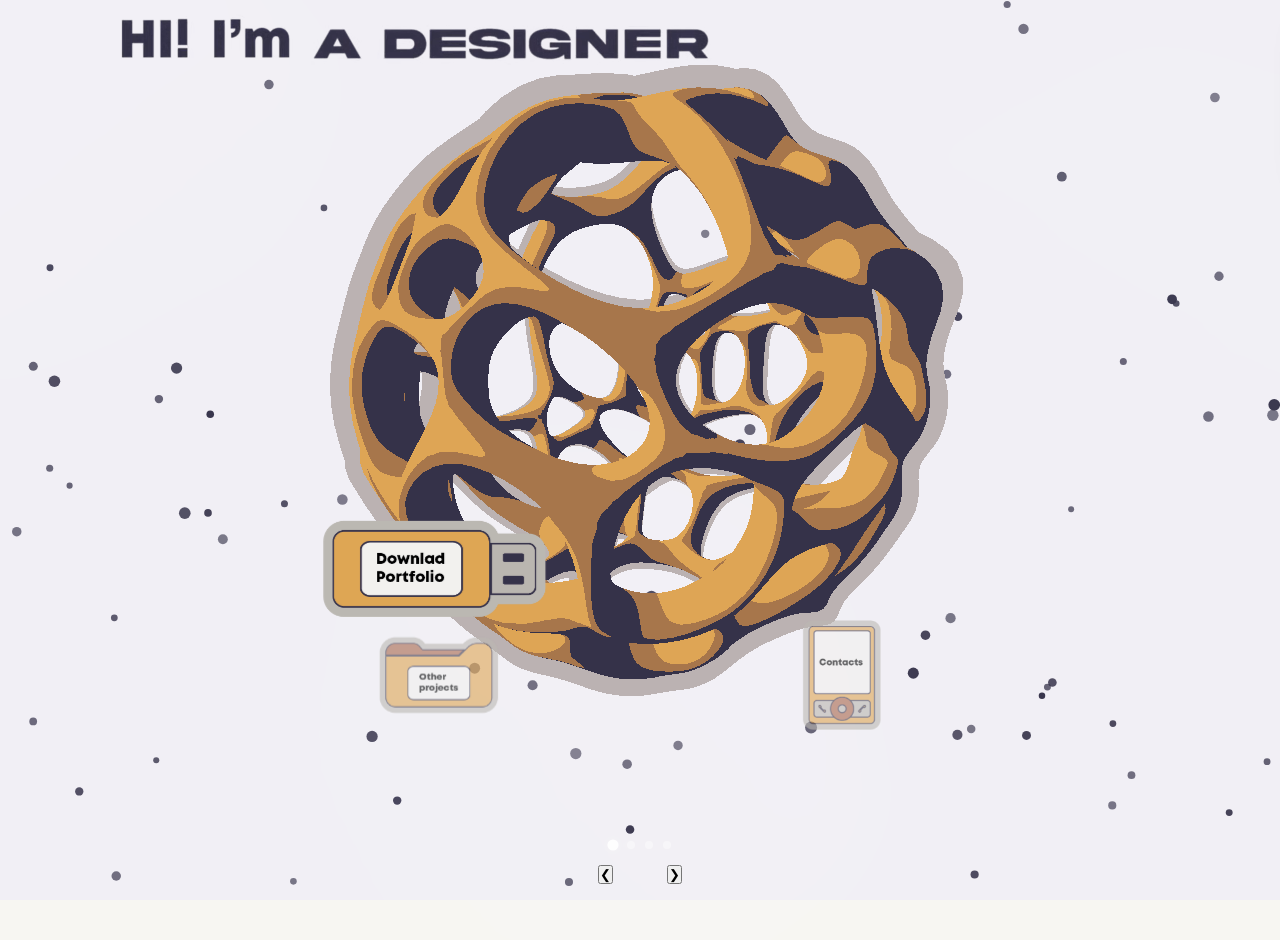
<file: index.html>
<!DOCTYPE html>
<html lang="en">
<head>
  <meta charset="UTF-8">
  <meta name="viewport" content="width=device-width, initial-scale=1.0">
  <title>Portfolio</title>
  <link rel="preload" as="image" href="skybox2.jpg">
  <link rel="preload" as="fetch" href="3d/abstract.glb" crossorigin>
  <link rel="stylesheet" href="style.css?v=20260208b">
  <script src="libs/three.min.js"></script>
  <script src="libs/GLTFLoader.js"></script>
  <script src="libs/DRACOLoader.js"></script>
  <script src="libs/lil-gui.js"></script>
    <script src="particles.js"></script>
  <script src="particles.js"></script>
</head>
<body>
      <script src="text-video-settings.js"></script>
    <!-- Animated Text Video -->
    <div id="textVideoContainer">
      <video id="textAnimationVideo" src="textanimation.webm?v=20260209" autoplay loop muted playsinline></video>
    </div>

  <!-- Design Panel -->
  <div class="design-panel" id="designPanel">
    <div class="design-header">
      <h3>Customize</h3>
      <button class="design-close" id="designClose">✕</button>
    </div>
    
    <div class="design-tabs">
      <button class="design-tab active" data-tab="colors">🎨 Colors</button>
      <button class="design-tab" data-tab="model">🎛️ Model</button>
      <button class="design-tab" data-tab="notes">📝 Notes</button>
    </div>

    <!-- Colors Tab -->
    <div class="design-tab-content active" id="tab-colors">
      <div class="design-controls" id="designControls"></div>
      <button id="exportColors" class="export-btn">📋 Export Colors</button>
      <div class="design-actions">
        <button id="resetColors" class="export-btn secondary-btn">↺ Reset Theme</button>
        <button id="applyModelPreset" class="export-btn secondary-btn">⚡ Apply Model Preset</button>
      </div>
    </div>

    <!-- Model 3D Controls Tab -->
    <div class="design-tab-content" id="tab-model">
      <div id="guiContainer" class="gui-container"></div>
    </div>

    <!-- Notes Board Tab -->
    <div class="design-tab-content" id="tab-notes">
      <div class="notes-input-section">
        <textarea id="noteInput" placeholder="Add a note or comment..." class="note-textarea"></textarea>
        <button id="addNoteBtn" class="add-note-btn">Add Note</button>
      </div>
      <div id="notesList" class="notes-list"></div>
    </div>
  </div>

  <div class="hero-section">
    <div class="hero-backdrop"></div>
    <svg class="hero-blobs" viewBox="0 0 1280 800" preserveAspectRatio="xMidYMid slice">
      <defs>
        <filter id="blob-filter">
          <feTurbulence type="fractalNoise" baseFrequency="0.015" numOctaves="3" result="noise" seed="1" />
          <feDisplacementMap in="SourceGraphic" in2="noise" scale="80" xChannelSelector="R" yChannelSelector="G" />
        </filter>
        <linearGradient id="blob-gradient-1" x1="0%" y1="0%" x2="100%" y2="100%">
          <stop offset="0%" style="stop-color:rgba(199, 208, 220, 0.2); stop-opacity:1" />
          <stop offset="100%" style="stop-color:rgba(110, 120, 135, 0.1); stop-opacity:1" />
        </linearGradient>
        <linearGradient id="blob-gradient-2" x1="100%" y1="0%" x2="0%" y2="100%">
          <stop offset="0%" style="stop-color:rgba(158, 170, 190, 0.15); stop-opacity:1" />
          <stop offset="100%" style="stop-color:rgba(80, 95, 115, 0.08); stop-opacity:1" />
        </linearGradient>
        <linearGradient id="blob-gradient-3" x1="0%" y1="100%" x2="100%" y2="0%">
          <stop offset="0%" style="stop-color:rgba(110, 120, 135, 0.1); stop-opacity:1" />
          <stop offset="100%" style="stop-color:rgba(199, 208, 220, 0.15); stop-opacity:1" />
        </linearGradient>
      </defs>
      <g class="blob-group">
        <ellipse class="blob" id="blob-1" cx="200" cy="150" rx="250" ry="200" fill="url(#blob-gradient-1)" filter="url(#blob-filter)" />
        <ellipse class="blob" id="blob-2" cx="1000" cy="250" rx="280" ry="180" fill="url(#blob-gradient-2)" filter="url(#blob-filter)" />
        <ellipse class="blob" id="blob-3" cx="600" cy="600" rx="220" ry="240" fill="url(#blob-gradient-3)" filter="url(#blob-filter)" />
      </g>
    </svg>
    <div class="hero-vignette"></div>
    <div class="hero-grain"></div>
    <div class="hero-mist layer-1"></div>
    <div class="hero-mist layer-2"></div>
    <div class="hero-mist layer-3"></div>
    <div class="model-container" id="modelContainer">
      <!-- Mobile fallback: static image and explicit load 3D button -->
      <div class="mobile-fallback" id="mobileFallback">
        <div class="fallback-copy" id="fallbackCopy">Tap to load the 3D model</div>
        <button id="load3DButton" class="download-btn">View 3D</button>
      </div>
    </div>
    <button id="downloadButton" class="download-btn">Download CV</button>
  </div>

  <!-- Corner Popup Boxes -->
  <div class="boxes-container" id="boxesContainer">
    <div class="corner-box top-left" id="boxTopLeft">
      <a href="SamplePortfolio.pdf" download="SamplePortfolio.pdf">
        <img src="icons/Download.png" alt="Download Portfolio" class="corner-box-icon" />
      </a>
    </div>
    <div class="corner-box top-right is-link has-dropdown" id="boxTopRight" role="button" tabindex="0" aria-haspopup="true" aria-expanded="false">
      <img src="icons/contacts.png" alt="Contacts" class="corner-box-icon" />
      <div class="contact-bubble" id="contactBubble">
        <a class="contact-bubble-email" href="mailto:matteo.isabella@gmail.com">matteo.isabella@gmail.com</a>
      </div>
    </div>
    <div class="corner-box bottom-left is-link" id="boxBottomLeft">
      <img src="icons/projects.png" alt="Other Projects" class="corner-box-icon" />
    </div>
    <div id="underConstructionPopup" style="display:none;position:fixed;left:50vw;top:30vh;transform:translate(-50%,0);background:#fff;border:2px solid #e0a655;border-radius:12px;padding:24px 36px;z-index:9999;box-shadow:0 8px 32px #0002;font-size:1.3rem;font-family:'Space Grotesk',sans-serif;color:#222;text-align:center;">
      🚧 Under construction!
    </div>
    <a class="corner-box bottom-right is-link" id="boxBottomRight" href="about.html">
      <img src="icons/About_me.png" alt="About Me" class="corner-box-icon" />
    </a>
  </div>

  <!-- Orbit Controls for Home3 -->
  <div class="orbit-controls" id="orbitControls">
    <div class="orbit-indicators" id="orbitIndicators" aria-hidden="true"></div>
    <button class="orbit-arrow orbit-prev" id="orbitPrev" aria-label="Rotate orbit counter-clockwise">❮</button>
    <button class="orbit-arrow orbit-next" id="orbitNext" aria-label="Rotate orbit clockwise">❯</button>
  </div>

  <button class="box-settings-toggle" id="boxSettingsToggle" aria-label="Toggle customize menu">Customize Menu</button>
  <button class="font-switcher-toggle" id="fontSwitcherToggle" aria-label="Toggle font switcher">Fonts</button>
  <button class="design-panel-toggle" id="designBtn" aria-label="Toggle design panel">Design</button>
  <button class="palette-panel-toggle" id="palettePresetToggle" aria-label="Toggle palette presets">Palettes</button>
  <button class="orbit-colors-toggle" id="orbitColorsToggle" aria-label="Toggle orbit colors">Orbit Colors</button>
  <button class="model-tuner-toggle" id="modelTunerToggle" aria-label="Toggle model tuner">Model</button>

  <!-- Floating Box Settings GUI -->
  <div class="box-settings-panel" id="boxSettingsPanel">
    <div class="settings-header">
      <h3>Customize Menu</h3>
      <div class="settings-actions">
        <button class="settings-export" id="settingsExport">Export</button>
        <button class="settings-close" id="settingsClose">✕</button>
      </div>
    </div>
    <div class="customize-tabs" role="tablist">
      <button class="customize-tab active" data-pane="orbital" role="tab" aria-selected="true">Orbital</button>
    </div>
    <div class="customize-pane active" data-pane="orbital" role="tabpanel">
      <div id="orbitalGuiContainer" class="box-gui-container"></div>
    </div>
  </div>

  <div class="font-switcher-panel" id="fontSwitcherPanel" aria-hidden="true">
    <div class="settings-header">
      <h3>Font Switcher</h3>
      <div class="settings-actions">
        <button class="settings-close" id="fontSwitcherClose">✕</button>
      </div>
    </div>
    <div class="font-switcher-body">
      <label class="font-switcher-label" for="fontSwitcherSelect">Menu font</label>
      <select id="fontSwitcherSelect" class="font-switcher-select"></select>
      <div class="font-switcher-list" id="fontSwitcherList"></div>
      <div class="font-switcher-preview" id="fontSwitcherPreview">Preview the orbit menu text</div>
    </div>
  </div>

  <div class="palette-panel" id="palettePresetPanel" aria-hidden="true">
    <div class="settings-header">
      <h3>Palette Presets</h3>
      <div class="settings-actions">
        <button class="settings-close" id="palettePresetClose">✕</button>
      </div>
    </div>
    <div class="palette-panel-body">
      <label class="palette-toggle-row" for="uiPaletteSyncToggle">
        <span>Sync UI with Palette</span>
        <input type="checkbox" id="uiPaletteSyncToggle" />
      </label>
      <label class="palette-toggle-row" for="orbitPaletteSyncToggle">
        <span>Sync Orbit Menu</span>
        <input type="checkbox" id="orbitPaletteSyncToggle" />
      </label>
      <div class="palette-presets">
        <div class="palette-header">
          <h4>Saved Palettes</h4>
          <button id="savePalettePreset" class="export-btn secondary-btn" type="button">Save Current Palette</button>
        </div>
        <select id="palettePresetSelect" class="palette-select" aria-label="Palette presets"></select>
        <button id="deletePalettePreset" class="export-btn secondary-btn" type="button">Delete Selected</button>
      </div>
    </div>
  </div>

  <div class="orbit-colors-panel" id="orbitColorsPanel" aria-hidden="true">
    <div class="settings-header">
      <h3>Orbit Colors</h3>
      <div class="settings-actions">
        <button class="settings-export" id="orbitColorsExport">Export</button>
        <button class="settings-close" id="orbitColorsClose">✕</button>
      </div>
    </div>
    <div class="orbit-colors-body">
      <div id="orbitColorsGuiContainer" class="box-gui-container"></div>
      <div class="orbit-palette-presets">
        <div class="palette-header">
          <h4>Saved Orbit Palettes</h4>
          <button id="saveOrbitPalette" class="export-btn secondary-btn" type="button">Save Current</button>
        </div>
        <select id="orbitPaletteSelect" class="palette-select" aria-label="Orbit palette presets"></select>
        <button id="deleteOrbitPalette" class="export-btn secondary-btn" type="button">Delete Selected</button>
      </div>
    </div>
  </div>

  <div class="model-tuner-panel" id="modelTunerPanel" aria-hidden="true">
    <div class="settings-header">
      <h3>Model Tuner</h3>
      <div class="settings-actions">
        <button class="settings-export" id="modelTunerExport">Export</button>
        <button class="settings-close" id="modelTunerClose">✕</button>
      </div>
    </div>
    <div id="modelTunerGui" class="box-gui-container"></div>
  </div>

  <audio id="sound" src="sound.mp3"></audio>


  <script src="script.js?v=20260208b"></script>
</body>
</html>
</file>
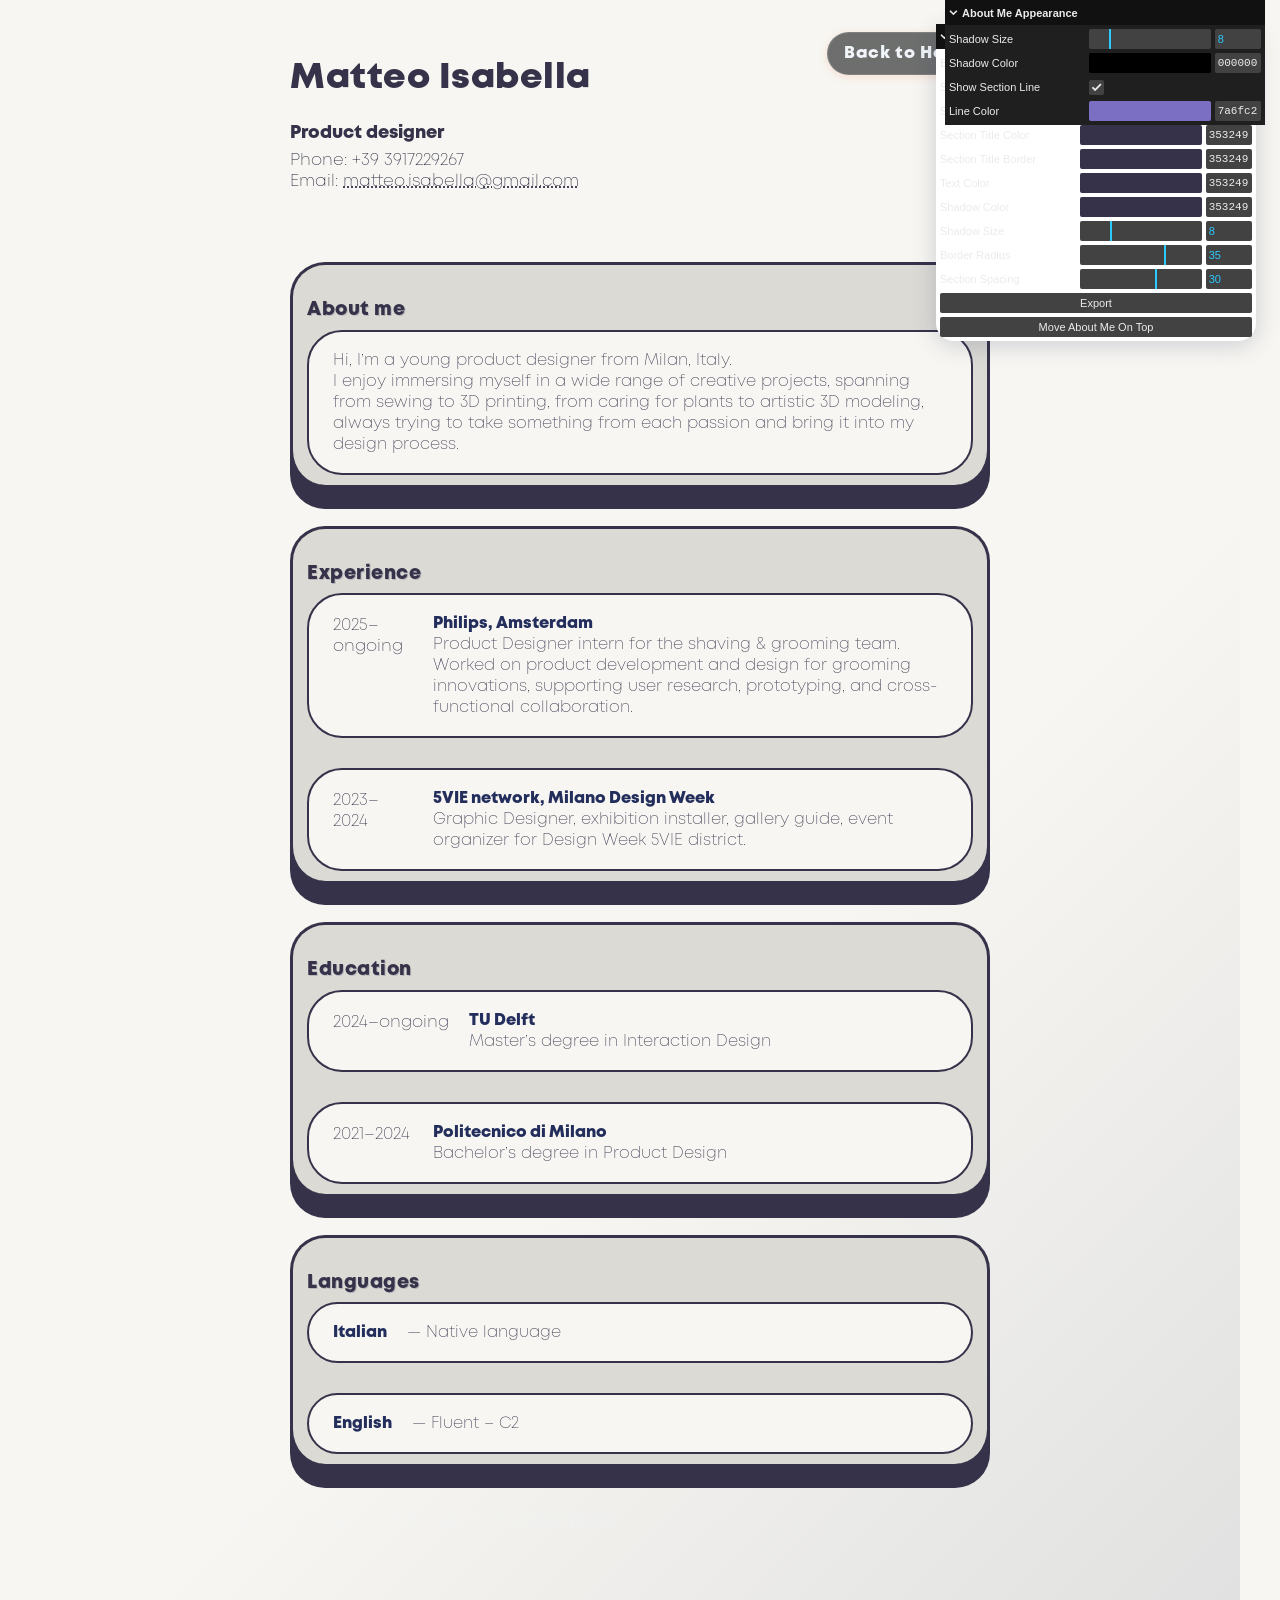
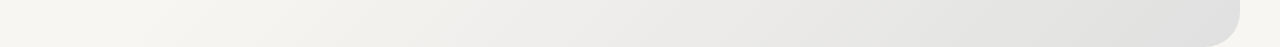
<file: about.html>
<!DOCTYPE html>
<html lang="en">
<head>
  <meta charset="UTF-8">
  <meta name="viewport" content="width=device-width, initial-scale=1.0">
  <title>About Me</title>
  <link rel="stylesheet" href="pages.css?v=20260208">
  <link rel="preconnect" href="https://fonts.googleapis.com">
  <link rel="preconnect" href="https://fonts.gstatic.com" crossorigin>
  <link href="https://fonts.googleapis.com/css2?family=Fraunces:wght@600;700&family=Space+Grotesk:wght@400;600;700&display=swap" rel="stylesheet">
</head>
<body>

  <main class="page-shell about-toon-bg">
    <header class="page-header about-cv-header">
      <div class="cv-header-row">
        <div class="cv-header-main">
          <h1 class="cv-name">Matteo Isabella</h1>
          <h2 class="cv-title">Product designer</h2>
          <div class="cv-contact">
            <div>Phone: +39 3917229267</div>
            <div>Email: <a href="mailto:matteo.isabella@gmail.com">matteo.isabella@gmail.com</a></div>
          </div>
        </div>
        <a class="home-link" href="index.html">Back to Home</a>
      </div>
    </header>

    <main class="about-cv-main">
      <section class="about-cv-section">
        <h3 class="about-cv-section-title">About me</h3>
        <div class="about-cv-list">
          <div class="about-cv-item about-cv-item-light">
            Hi, I’m a young product designer from Milan, Italy.<br>
            I enjoy immersing myself in a wide range of creative projects, spanning from sewing to 3D printing, from caring for plants to artistic 3D modeling, always trying to take something from each passion and bring it into my design process.
          </div>
        </div>
      </section>

      <section class="about-cv-section">
        <h3 class="about-cv-section-title">Experience</h3>
        <div class="about-cv-list">
          <div class="about-cv-item">
            <div class="about-cv-date">2025–ongoing</div>
            <div>
              <strong class="about-cv-place">Philips, Amsterdam</strong><br>
              Product Designer intern for the shaving & grooming team. Worked on product development and design for grooming innovations, supporting user research, prototyping, and cross-functional collaboration.
            </div>
          </div>
          <div class="about-cv-item">
            <div class="about-cv-date">2023–2024</div>
            <div>
              <strong class="about-cv-place">5VIE network, Milano Design Week</strong><br>
              Graphic Designer, exhibition installer, gallery guide, event organizer for Design Week 5VIE district.
            </div>
          </div>
        </div>
      </section>

      <section class="about-cv-section">
        <h3 class="about-cv-section-title">Education</h3>
        <div class="about-cv-list">
          <div class="about-cv-item">
            <div class="about-cv-date">2024–ongoing</div>
            <div>
              <strong class="about-cv-place">TU Delft</strong><br>
              Master’s degree in Interaction Design
            </div>
          </div>
          <div class="about-cv-item">
            <div class="about-cv-date">2021–2024</div>
            <div>
              <strong class="about-cv-place">Politecnico di Milano</strong><br>
              Bachelor’s degree in Product Design
            </div>
          </div>
        </div>
      </section>

      <section class="about-cv-section">
        <h3 class="about-cv-section-title">Languages</h3>
        <div class="about-cv-list">
          <div class="about-cv-item about-cv-item-light">
            <strong class="about-cv-place">Italian</strong> — Native language
          </div>
          <div class="about-cv-item about-cv-item-light">
            <strong class="about-cv-place">English</strong> — Fluent – C2
          </div>
        </div>
      </section>
    </main>

    <p class="footer-note">I am always open to ambitious ideas and thoughtful collaborations.</p>
  </main>

  <!-- Customization menu script -->
  <script src="libs/lil-gui.js"></script>
  <script src="customize-menu.js"></script>
</body>
</html>
</file>
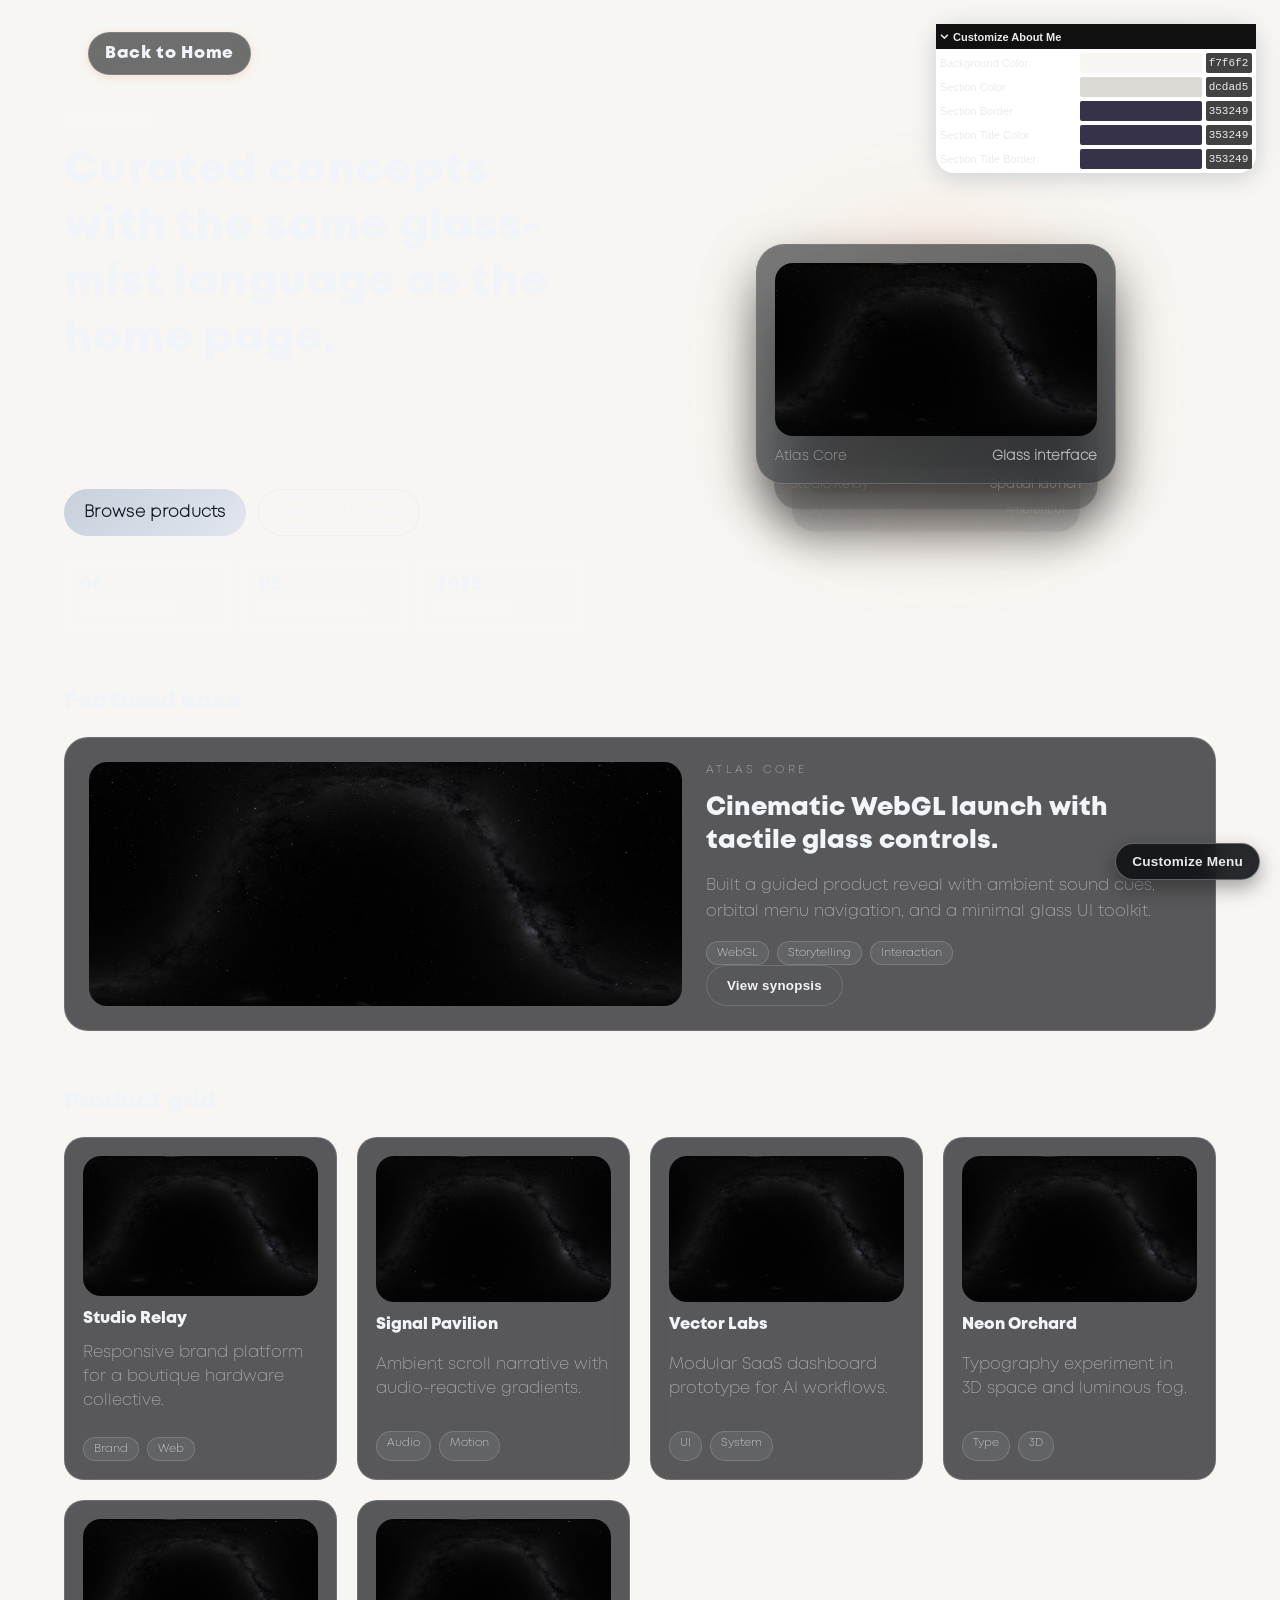
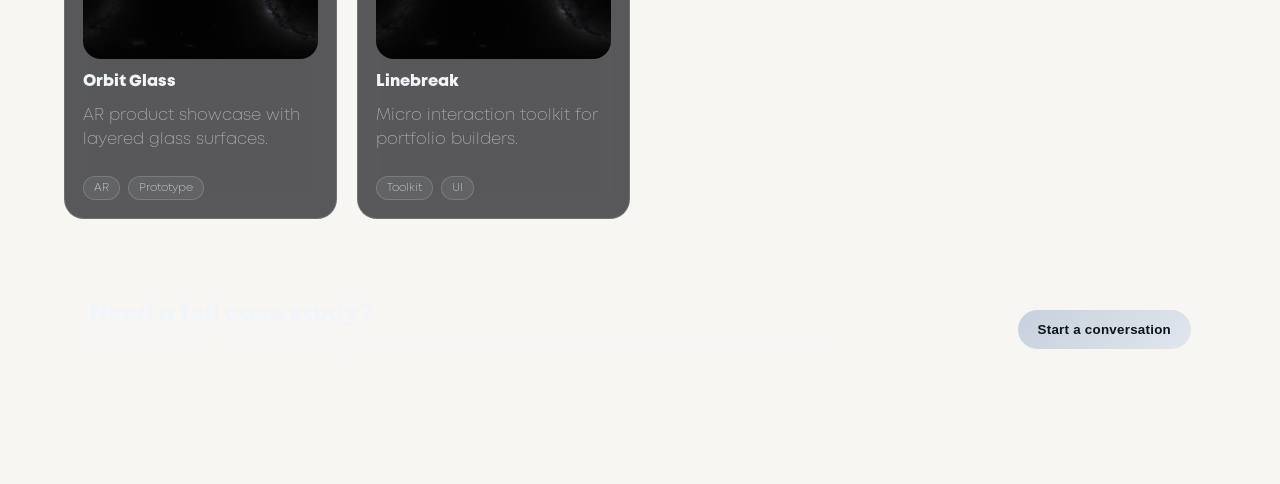
<file: projects.html>
<!DOCTYPE html>
<html lang="en">
<head>
  <meta charset="UTF-8">
  <meta name="viewport" content="width=device-width, initial-scale=1.0">
  <title>Products</title>
  <link rel="stylesheet" href="pages.css?v=20260208">
</head>
<body>
  <main class="page-shell">
    <header class="page-header">
      <a class="home-link" href="index.html">Back to Home</a>
      <div class="header-actions">
        <span class="header-pill">Product Lab</span>
        <button class="header-cta">Request deck</button>
      </div>
    </header>

    <section class="hero">
      <div class="hero-copy">
        <p class="eyebrow">Products</p>
        <h1 class="page-title">Curated concepts with the same glass-mist language as the home page.</h1>
        <p class="hero-lead">A focused collection of product explorations, each shaped around narrative motion, tactile glass UI, and a 3D-centric visual system.</p>
        <div class="button-row">
          <a class="btn" href="#product-grid">Browse products</a>
          <a class="btn outline" href="#featured">Featured case</a>
        </div>
        <div class="stat-row">
          <div class="stat">
            <span class="stat-value">06</span>
            <span class="stat-label">Product stories</span>
          </div>
          <div class="stat">
            <span class="stat-value">03</span>
            <span class="stat-label">WebGL launches</span>
          </div>
          <div class="stat">
            <span class="stat-value">2025</span>
            <span class="stat-label">Latest build</span>
          </div>
        </div>
      </div>
      <div class="hero-visual">
        <div class="orbit-stack">
          <div class="orbit-card is-front">
            <div class="orbit-media" role="img" aria-label="Product hero preview"></div>
            <div class="orbit-meta">
              <span>Atlas Core</span>
              <strong>Glass interface</strong>
            </div>
          </div>
          <div class="orbit-card is-mid">
            <div class="orbit-media"></div>
            <div class="orbit-meta">
              <span>Studio Relay</span>
              <strong>Spatial launch</strong>
            </div>
          </div>
          <div class="orbit-card is-back">
            <div class="orbit-media"></div>
            <div class="orbit-meta">
              <span>Signal Pavilion</span>
              <strong>Ambient UI</strong>
            </div>
          </div>
        </div>
        <div class="hero-glow"></div>
      </div>
    </section>

    <section class="section" id="featured">
      <div class="section-header">
        <h2>Featured case</h2>
        <p>Deep dive into the full launch experience for Atlas Core, a premium hardware narrative.</p>
      </div>
      <article class="feature-card">
        <div class="feature-media" role="img" aria-label="Featured product preview"></div>
        <div class="feature-body">
          <p class="eyebrow">Atlas Core</p>
          <h3>Cinematic WebGL launch with tactile glass controls.</h3>
          <p>Built a guided product reveal with ambient sound cues, orbital menu navigation, and a minimal glass UI toolkit.</p>
          <div class="tag-row">
            <span class="tag">WebGL</span>
            <span class="tag">Storytelling</span>
            <span class="tag">Interaction</span>
          </div>
          <button class="btn outline">View synopsis</button>
        </div>
      </article>
    </section>

    <section class="section" id="product-grid">
      <div class="section-header">
        <h2>Product grid</h2>
        <p>Short, punchy summaries for every product experiment.</p>
      </div>
      <div class="grid">
        <article class="product-card">
          <div class="product-media"></div>
          <h4>Studio Relay</h4>
          <p>Responsive brand platform for a boutique hardware collective.</p>
          <div class="tag-row"><span class="tag">Brand</span><span class="tag">Web</span></div>
        </article>
        <article class="product-card">
          <div class="product-media"></div>
          <h4>Signal Pavilion</h4>
          <p>Ambient scroll narrative with audio-reactive gradients.</p>
          <div class="tag-row"><span class="tag">Audio</span><span class="tag">Motion</span></div>
        </article>
        <article class="product-card">
          <div class="product-media"></div>
          <h4>Vector Labs</h4>
          <p>Modular SaaS dashboard prototype for AI workflows.</p>
          <div class="tag-row"><span class="tag">UI</span><span class="tag">System</span></div>
        </article>
        <article class="product-card">
          <div class="product-media"></div>
          <h4>Neon Orchard</h4>
          <p>Typography experiment in 3D space and luminous fog.</p>
          <div class="tag-row"><span class="tag">Type</span><span class="tag">3D</span></div>
        </article>
        <article class="product-card">
          <div class="product-media"></div>
          <h4>Orbit Glass</h4>
          <p>AR product showcase with layered glass surfaces.</p>
          <div class="tag-row"><span class="tag">AR</span><span class="tag">Prototype</span></div>
        </article>
        <article class="product-card">
          <div class="product-media"></div>
          <h4>Linebreak</h4>
          <p>Micro interaction toolkit for portfolio builders.</p>
          <div class="tag-row"><span class="tag">Toolkit</span><span class="tag">UI</span></div>
        </article>
      </div>
    </section>

    <section class="section callout">
      <div>
        <h2>Need a full case study?</h2>
        <p>Reach out and I will share the private build, research notes, and the interaction breakdown.</p>
      </div>
      <button class="btn">Start a conversation</button>
    </section>
  </main>

  <button class="box-settings-toggle" id="boxSettingsToggle" aria-label="Toggle customize menu">Customize Menu</button>

  <div class="box-settings-panel" id="boxSettingsPanel">
    <div class="settings-header">
      <h3>Customize Menu</h3>
      <div class="settings-actions">
        <button class="settings-close" id="settingsClose">✕</button>
      </div>
    </div>
    <div class="customize-tabs" role="tablist">
      <button class="customize-tab active" data-pane="appearance" role="tab" aria-selected="true">Appearance</button>
      <button class="customize-tab" data-pane="boxes" role="tab" aria-selected="false">Boxes</button>
    </div>
    <div class="customize-pane active" data-pane="appearance" role="tabpanel">
      <div id="appearanceGuiContainer" class="box-gui-container"></div>
    </div>
    <div class="customize-pane" data-pane="boxes" role="tabpanel">
      <div class="customize-note">Boxes are available on the home page.</div>
    </div>
  </div>

  <script src="libs/lil-gui.js"></script>
  <script src="customize-menu.js"></script>
</body>
</html>
</file>
<file: style.css>
#boxTopLeft {
  top: 32px !important;
  left: 10% !important;
}
#boxTopLeft .corner-box-icon {
  left: 50%;
}
#boxTopLeft.corner-box:hover {
  transform: translateY(-2px) scale(1.05);
}
/* === Responsive Enhancements for All Screens (Appended) === */

/* Animated text video responsiveness */
@media (max-width: 1200px) {
  #textAnimationVideo {
    width: 400px !important;
    height: 100px !important;
  }
}
@media (max-width: 900px) {
  #textAnimationVideo {
    width: 300px !important;
    height: 80px !important;
  }
}
@media (max-width: 600px) {
  #textVideoContainer {
    top: 6vh !important;
  }
  #textAnimationVideo {
    width: 200px !important;
    height: 50px !important;
  }
}

/* Model container scaling */
@media (max-width: 1200px) {
  .hero-section > .model-container {
    height: 70vh;
  }
}
@media (max-width: 900px) {
  .hero-section > .model-container {
    height: 50vh;
  }
}
@media (max-width: 600px) {
  .hero-section > .model-container {
    height: 35vh;
    min-height: 220px;
  }
}

/* Menu and nav responsiveness */
@media (max-width: 1024px) {
  .nav-menu {
    gap: 24px;
  }
}
@media (max-width: 768px) {
  .nav-menu.active {
    gap: 0;
    padding: 8px 0;
  }
  .nav-menu.active a {
    font-size: 0.95rem;
    padding: 10px 0;
    text-align: center;
    width: 100%;
    border-radius: 0;
  }
}
@media (max-width: 480px) {
  .nav-content {
    height: 48px;
    padding: 0 6px;
  }
  .nav-menu.active {
    top: 48px;
    padding: 4px 0;
  }
  .nav-menu.active a {
    font-size: 0.9rem;
    padding: 8px 0;
  }
}

/* About Me (CV) section scaling */
@media (max-width: 900px) {
  .about-cv-main {
    gap: 1.2em;
  }
  .about-cv-section {
    margin-bottom: 1em;
  }
}
@media (max-width: 700px) {
  .about-cv-main {
    padding: 0 4px;
    gap: 1.2em;
  }
  .about-cv-section {
    padding: 14px 4px 10px 4px;
    border-radius: 18px;
    margin-bottom: 1em;
  }
  .about-cv-header {
    padding-left: 2px;
  }
  .cv-name {
    font-size: 1.4rem;
  }
  .about-cv-heading {
    font-size: 1.1rem;
  }
  .about-cv-date {
    min-width: 60px;
    font-size: 0.95rem;
  }
  .about-cv-item {
    font-size: 1rem;
    padding: 8px 8px;
    gap: 0.7em;
  }
}
@media (max-width: 480px) {
  .about-cv-main {
    gap: 0.7em;
  }
  .about-cv-section {
    padding: 8px 2px 6px 2px;
    border-radius: 12px;
    margin-bottom: 0.7em;
  }
  .about-cv-header {
    padding-left: 0;
  }
  .cv-name {
    font-size: 1.1rem;
  }
  .about-cv-heading {
    font-size: 0.9rem;
  }
  .about-cv-date {
    min-width: 40px;
    font-size: 0.8rem;
  }
  .about-cv-item {
    font-size: 0.85rem;
    padding: 5px 4px;
    gap: 0.4em;
  }
}

/* About Toon Cards scaling */
@media (max-width: 900px) {
  .about-toon-section {
    max-width: 98vw;
    padding: 0 8px;
  }
  .about-toon-grid {
    gap: 18px;
  }
  .about-toon-card {
    min-width: 180px;
    max-width: 220px;
    padding: 18px 10px 14px 10px;
    border-radius: 18px;
  }
  .about-toon-title {
    font-size: 1.2rem;
  }
}
@media (max-width: 600px) {
  .about-toon-section {
    padding: 0 2px;
  }
  .about-toon-grid {
    gap: 8px;
  }
  .about-toon-card {
    min-width: 120px;
    max-width: 140px;
    padding: 8px 2px 6px 2px;
    border-radius: 10px;
  }
  .about-toon-title {
    font-size: 0.9rem;
  }
  .about-toon-card h2, .about-toon-card h3, .about-toon-card h4 {
    font-size: 1rem;
    margin-bottom: 4px;
  }
  .about-toon-card p {
    font-size: 0.8rem;
    margin-bottom: 0.2em;
  }
  .about-toon-tag {
    font-size: 0.7rem;
    padding: 3px 8px;
    border-radius: 6px;
  }
}
#modelContainer,
#orbitControls {
  margin-top: 40px !important;
}
/* Hide and disable sidebar menu buttons */
#orbitColorsToggle,
#palettePresetToggle,
#designBtn,
#modelTunerToggle,
#fontSwitcherToggle,
#boxSettingsToggle {
  display: none !important;
  pointer-events: none !important;
  opacity: 0 !important;
}
/* CV-inspired About Page Layout - Toon & Bold Style */
.about-toon-bg {
  background: linear-gradient(135deg, #f7f6f2 60%, #e0e0e0 100%) !important;
  min-height: 100vh;
  border-radius: 35px;
  border: none;
  box-shadow: none;
  padding: 12px 12px 8px 12px;
}
/* Animated text video container unified style */
#textVideoContainer {
  position: fixed !important;
  top: 12vh !important;
  left: 50vw !important;
  transform: translate(-50%, 0) !important;
  z-index: 6 !important;
  pointer-events: none !important;
}
#textAnimationVideo {
  width: 520px !important;
  height: 130px !important;
  background: transparent !important;
  pointer-events: none !important;
}
.about-cv-header {
  display: flex;
  flex-direction: column;
  align-items: flex-start;
  gap: 0.2em;
  margin-bottom: 0.5em;
  background: none;
}
.cv-name {
  font-family: 'Zen Dots', 'Mont Heavy Demo', Arial, sans-serif;
  font-size: 2.8rem;
  color: #7a6fc2;
  margin-bottom: 0.1em;
  letter-spacing: 1px;
  text-shadow: 2px 2px 0 #232e5c, 0 4px 16px #232e5c55;
  -webkit-text-stroke: 1.5px #232e5c;
}
.cv-title {
  font-family: 'Mont Heavy Demo', 'Montserrat', Arial, sans-serif;
  font-size: 1.5rem;
  color: #23243a;
  margin-bottom: 0.2em;
  text-shadow: 1px 1px 0 #232e5c, 0 2px 8px #232e5c33;
}
.cv-contact {
  font-size: 1.05rem;
  color: #23243a;
  margin-bottom: 0.5em;
  background: none;
}
.cv-contact a {
  color: #23243a;
  text-decoration: underline dotted;
}
.about-cv-main {
  max-width: 900px;
  margin: 0 auto;
  display: flex;
  flex-direction: column;
  gap: 2.5em;
}
.about-cv-section {
  background: #fdfcf8;
  border: 5px solid #232e5c;
  border-radius: 36px;
  box-shadow: 0 8px 0 #232e5c, 0 16px 32px 0 #232e5c33;
  padding: 36px 36px 28px 36px;
  margin-bottom: 0.5em;
  position: relative;
  transition: box-shadow 0.2s, transform 0.2s;
}
.about-cv-section:hover {
  box-shadow: 0 16px 0 #232e5c, 0 24px 48px 0 #232e5c55;
  transform: translateY(-4px) scale(1.01);
}
.about-cv-heading {
  font-family: 'Mont Heavy Demo', 'Zen Dots', Arial, sans-serif;
  font-size: 1.7rem;
  color: #232e5c;
  margin-bottom: 1.1em;
  border-bottom: 3px solid #7a6fc2;
  padding-bottom: 0.2em;
  letter-spacing: 0.5px;
  text-shadow: 1px 1px 0 #232e5c33;
}
.about-cv-list {
  display: flex;
  flex-direction: column;
  gap: 1.2em;
}
.about-cv-item {
  display: flex;
  flex-direction: row;
  gap: 1.5em;
  font-size: 1.13rem;
  color: #23243a;
  align-items: flex-start;
  background: #f3f1ea;
  border-radius: 18px;
  border: 2.5px solid #232e5c;
  box-shadow: 2px 4px 0 #232e5c22;
  padding: 14px 18px;
  margin-bottom: 0.2em;
}
.about-cv-date {
  min-width: 110px;
  font-family: 'Mont ExtraLight Demo', Arial, sans-serif;
  color: #7a6fc2;
  font-size: 1.05rem;
  margin-top: 2px;
  text-shadow: 1px 1px 0 #232e5c22;
}
.about-cv-item strong {
  color: #232e5c;
  font-family: 'Mont Heavy Demo', Arial, sans-serif;
  font-weight: 700;
  text-shadow: 1px 1px 0 #232e5c22;
}
.about-cv-languages .about-cv-item {
  gap: 0.7em;
  background: #f7f6f2;
}
.about-cv-aboutme .about-cv-item {
  flex-direction: column;
  font-size: 1.13rem;
  color: #23243a;
  background: #f3f1ea;
  border: 2.5px solid #232e5c;
  border-radius: 18px;
  box-shadow: 2px 4px 0 #232e5c22;
  padding: 14px 18px;
}
.footer-note {
  margin-top: 2.5em;
  text-align: center;
  color: #232e5c;
  font-size: 1.13rem;
  text-shadow: 1px 1px 0 #232e5c22;
}

@media (max-width: 700px) {
  .about-cv-main {
    padding: 0 4px;
  }
  .about-cv-section {
    padding: 14px 4px 10px 4px;
    border-radius: 18px;
  }
  .about-cv-header {
    padding-left: 2px;
  }
  .cv-name {
    font-size: 1.4rem;
  }
  .about-cv-heading {
    font-size: 1.1rem;
  }
  .about-cv-date {
    min-width: 60px;
    font-size: 0.95rem;
  }
  .about-cv-item {
    font-size: 1rem;
    padding: 8px 8px;
  }
}
/* Toon About Me Section */
.about-toon-bg {
  background: linear-gradient(135deg, #23243a 0%, #353249 100%);
  min-height: 100vh;
}

.about-toon-section {
  margin: 48px auto 0 auto;
  max-width: 1100px;
  padding: 0 24px;
}

.about-toon-title {
  font-family: 'Zen Dots', 'Montserrat', Arial, sans-serif;
  font-size: 2.1rem;
  color: #fff;
  margin-bottom: 24px;
  letter-spacing: 1px;
  text-shadow: 0 2px 12px #23243a44;
}

.about-toon-grid {
  display: flex;
  flex-wrap: wrap;
  gap: 32px;
  justify-content: center;
}

.about-toon-card {
  background: #fff;
  border: 4px solid #23243a;
  border-radius: 32px;
  box-shadow: 0 8px 32px 0 #23243a55, 0 2px 0 #fff inset;
  padding: 36px 32px 28px 32px;
  min-width: 260px;
  max-width: 340px;
  flex: 1 1 300px;
  display: flex;
  flex-direction: column;
  align-items: flex-start;
  transition: box-shadow 0.2s, transform 0.2s;
}
.about-toon-card:hover {
  box-shadow: 0 16px 48px 0 #23243a99, 0 2px 0 #fff inset;
  transform: translateY(-6px) scale(1.03);
}
.about-toon-card h2, .about-toon-card h3, .about-toon-card h4 {
  color: #353249;
  font-family: 'Zen Dots', 'Montserrat', Arial, sans-serif;
  margin-bottom: 12px;
  font-weight: 700;
  letter-spacing: 0.5px;
}
.about-toon-card p {
  color: #23243a;
  font-size: 1.08rem;
  margin-bottom: 0.5em;
}
.about-toon-tags {
  display: flex;
  gap: 10px;
  margin-top: 10px;
}
.about-toon-tag {
  background: #353249;
  color: #fff;
  border-radius: 12px;
  padding: 6px 18px;
  font-size: 1rem;
  font-family: 'Zen Dots', 'Montserrat', Arial, sans-serif;
  font-weight: 600;
  box-shadow: 0 2px 8px #23243a33;
  border: 2.5px solid #23243a;
}
.toon-card {
  background: #fff;
  border: 4px solid #23243a;
  border-radius: 32px;
  box-shadow: 0 8px 32px 0 #23243a55, 0 2px 0 #fff inset;
  padding: 24px 32px;
  margin-bottom: 32px;
  max-width: 900px;
  margin-left: auto;
  margin-right: auto;
  display: flex;
  flex-direction: column;
  align-items: center;
}
* {
  margin: 0;
  padding: 0;
  box-sizing: border-box;
}

@font-face {
  font-family: 'Zen Dots';
  src: url('ZenDots-Regular.ttf') format('truetype');
  font-weight: 400;
  font-style: normal;
  font-display: swap;
}

@font-face {
  font-family: 'Akira Expanded Demo';
  src: url('Akira Expanded Demo.otf') format('opentype');
  font-weight: 400;
  font-style: normal;
  font-display: swap;
}

@font-face {
  font-family: 'Mont Heavy Demo';
  src: url('Mont-HeavyDEMO.otf') format('opentype');
  font-weight: 400;
  font-style: normal;
  font-display: swap;
}

@font-face {
  font-family: 'Mont ExtraLight Demo';
  src: url('Mont-ExtraLightDEMO.otf') format('opentype');
  font-weight: 300;
  font-style: normal;
  font-display: swap;
}

/* Click twinkle animation */
@keyframes twinkle-pop {
  0% {
    opacity: 1;
    transform: scale(0.3);
  }
  50% {
    opacity: 1;
  }
  100% {
    opacity: 0;
    transform: scale(1.5);
  }
}

.cursor-twinkle {
  position: fixed;
  pointer-events: none;
  z-index: 9999;
  width: 50px;
  height: 50px;
  background: radial-gradient(circle at 30% 30%, rgba(255, 255, 255, 1), rgba(220, 220, 220, 0.8), rgba(180, 180, 180, 0.5), rgba(161, 161, 161, 0.2), transparent);
  border: 2.5px solid rgba(161, 161, 161, 0.9);
  border-radius: 50%;
  box-shadow: 
    0 0 20px rgba(255, 255, 255, 0.9),
    0 0 35px rgba(200, 200, 200, 0.7),
    inset 0 0 12px rgba(255, 255, 255, 0.9),
    inset -2px -2px 8px rgba(0, 0, 0, 0.2);
  animation: twinkle-pop 0.6s cubic-bezier(0.34, 1.56, 0.64, 1) forwards;
}

/* ============================================
CURSOR CLOSET SECTION
============================================ */


:root {
  --primary-color: #c7d0dc;
  --secondary-color: #8a93a4;
  --accent-color: #d7dee7;
  --text-color: #f1f4f8;
  --hero-bg-1: #0f1216;
  --hero-bg-2: #1a2028;
  --hero-accent: rgba(255, 255, 255, 0.06);
  --hero-glow: rgba(255, 255, 255, 0.08);
  --hero-vignette-opacity: 0.35;
  --hero-grain-opacity: 0.08;
  --hero-backdrop-opacity: 1;
  --hero-parallax-x: 0px;
  --hero-parallax-y: 0px;
  --mist-opacity: 0.45;
  --mist-blur: 70px;
  --mist-scale: 1.2;
  --mist-color-1: rgba(200, 210, 225, 0.12);
  --mist-color-2: rgba(150, 160, 175, 0.08);
  --mist-color-3: rgba(110, 120, 135, 0.06);
  --radial-1-size: 900px;
  --radial-1-x: 15%;
  --radial-1-y: 20%;
  --radial-2-size: 700px;
  --radial-2-x: 85%;
  --radial-2-y: 15%;
  --blob-opacity: 0.5;
  --blob-blur: 45px;
  --blob-speed: 20s;
  --blob-range: 30px;
  --blob-scale: 1;
  --blob-color-1: #c7d0dc;
  --blob-color-2: #8a93a4;
  --blob-color-3: #6e7887;
  --ui-outline: #c7d0dc;
  --ui-fill: #1a2028;
  --ui-text: #0f1216;
  --orbit-outline: #c7d0dc;
  --orbit-fill: #1a2028;
  --orbit-text: #0f1216;
}

/* Navigation Bar */
.navbar {
  position: fixed;
  top: 0;
  width: 100%;
  background: rgba(18, 18, 18, 0.95);
  backdrop-filter: blur(10px);
  -webkit-backdrop-filter: blur(10px);
  border-bottom: 1px solid rgba(255, 255, 255, 0.08);
  z-index: 999;
}

.nav-content {
  max-width: 100%;
  padding: 0 40px;
  display: flex;
  align-items: center;
  justify-content: space-between;
  height: 60px;
}

.nav-logo {
  color: #fff;
  font-size: 1.3rem;
  font-weight: 700;
  text-decoration: none;
  letter-spacing: 1px;
}

.nav-menu {
  display: flex;
  list-style: none;
  gap: 40px;
}

.nav-menu a {
  color: rgba(255, 255, 255, 0.8);
  text-decoration: none;
  font-size: 0.95rem;
  transition: color 0.3s ease;
}

.nav-menu a:hover {
  color: rgba(255, 255, 255, 1);
}

.nav-actions {
  display: flex;
  gap: 12px;
  align-items: center;
}

.design-btn {
  background: none;
  border: none;
  color: #fff;
  font-size: 1.3rem;
  cursor: pointer;
  padding: 8px 12px;
  transition: opacity 0.2s ease;
}

.design-btn:hover {
  opacity: 0.8;
}

.nav-toggle {
  display: none;
  background: none;
  border: none;
  color: #fff;
  font-size: 1.5rem;
  cursor: pointer;
}

body {
  width: 100%;
  background: #f7f6f2 !important;
  font-family: 'Segoe UI', Tahoma, Geneva, Verdana, sans-serif;
  overflow-x: hidden;
  overflow-y: auto;
  touch-action: manipulation;
  margin: 0;
  padding: 0;
}

.hero-section {
  background: #f7f6f2 !important;
  min-height: 100vh;
  width: 100vw;
  position: relative;
  overflow: hidden;
}

#textVideoContainer {
  position: fixed !important;
  top: 0 !important;
  left: 0 !important;
  transform: none !important;
  z-index: 6 !important;
  pointer-events: none !important;
}
#textAnimationVideo {
  width: 800px !important;
  height: auto !important;
  background: transparent !important;
  pointer-events: none !important;
  display: block;
  margin: 0;
}

/* Design Panel */
.design-panel {
  position: fixed;
  right: -320px;
  top: 0;
  width: 300px;
  max-height: 100vh;
  background: rgba(20, 20, 20, 0.95);
  backdrop-filter: blur(10px);
  -webkit-backdrop-filter: blur(10px);
  border-left: 1px solid rgba(255, 255, 255, 0.08);
  z-index: 900;
  overflow-y: auto;
  -webkit-overflow-scrolling: touch;
  transition: right 0.3s ease;
}

.design-panel.active {
  right: 0;
}

.design-header {
  padding: 16px;
  border-bottom: 1px solid rgba(255, 255, 255, 0.08);
  display: flex;
  justify-content: space-between;
  align-items: center;
}

.design-header h3 {
  color: #fff;
  font-size: 1rem;
  margin: 0;
}

.design-close {
  background: none;
  border: none;
  color: rgba(255, 255, 255, 0.6);
  font-size: 1.2rem;
  cursor: pointer;
  padding: 0;
  transition: color 0.2s ease;
}

.design-close:hover {
  color: #fff;
}

.design-controls {
  padding: 16px;
}

.palette-presets {
  display: flex;
  flex-direction: column;
  gap: 10px;
  margin: 0 16px 16px;
  padding: 12px;
  background: rgba(255, 255, 255, 0.04);
  border: 1px solid rgba(255, 255, 255, 0.08);
  border-radius: 10px;
}

.palette-header {
  display: flex;
  align-items: center;
  justify-content: space-between;
  gap: 10px;
}

.palette-header h4 {
  margin: 0;
  color: rgba(255, 255, 255, 0.9);
  font-size: 0.85rem;
}

.palette-select {
  width: 100%;
  padding: 8px 10px;
  border-radius: 8px;
  border: 1px solid rgba(255, 255, 255, 0.12);
  background: rgba(10, 10, 10, 0.6);
  color: rgba(255, 255, 255, 0.9);
  font-size: 0.85rem;
}

.palette-panel {
  position: fixed;
  right: -360px;
  top: 20px;
  width: 320px;
  max-height: calc(100vh - 40px);
  background: rgba(20, 20, 20, 0.95);
  backdrop-filter: blur(10px);
  -webkit-backdrop-filter: blur(10px);
  border: 1px solid rgba(199, 208, 220, 0.3);
  border-radius: 12px;
  z-index: 800;
  overflow-y: auto;
  -webkit-overflow-scrolling: touch;
  transition: right 0.3s ease;
  padding: 16px;
  box-shadow: 0 8px 32px rgba(0, 0, 0, 0.4);
}

.palette-panel.active {
  right: 20px;
}

.palette-panel-body {
  padding-top: 8px;
}

.palette-toggle-row {
  display: flex;
  align-items: center;
  justify-content: space-between;
  gap: 12px;
  margin: 0 0 12px;
  padding: 10px 12px;
  border-radius: 10px;
  background: rgba(255, 255, 255, 0.04);
  border: 1px solid rgba(255, 255, 255, 0.08);
  color: rgba(255, 255, 255, 0.85);
  font-size: 0.85rem;
  font-weight: 600;
}

.palette-toggle-row input {
  width: 18px;
  height: 18px;
}

.design-control-group {
  margin-bottom: 20px;
}

.design-control-group label {
  display: block;
  color: rgba(255, 255, 255, 0.8);
  font-size: 0.85rem;
  margin-bottom: 8px;
  font-weight: 600;
}

.design-control-group input[type="color"] {
  width: 100%;
  height: 40px;
  border: none;
  border-radius: 6px;
  cursor: pointer;
}

.design-control-group input[type="range"] {
  width: 100%;
  cursor: pointer;
}

.control-value {
  display: block;
  color: rgba(255, 255, 255, 0.6);
  font-size: 0.8rem;
  margin-top: 4px;
}

/* Design Panel Tabs */
.design-tabs {
  display: flex;
  border-bottom: 1px solid rgba(255, 255, 255, 0.08);
  background: rgba(10, 10, 10, 0.5);
}

.design-tab {
  flex: 1;
  padding: 12px 8px;
  background: none;
  border: none;
  color: rgba(255, 255, 255, 0.5);
  font-size: 0.8rem;
  cursor: pointer;
  transition: all 0.2s ease;
  border-bottom: 2px solid transparent;
  font-weight: 600;
}

.design-tab:hover {
  color: rgba(255, 255, 255, 0.8);
}

.design-tab.active {
  color: rgba(102, 126, 234, 1);
  border-bottom-color: rgba(102, 126, 234, 0.8);
}

.design-tab-content {
  display: none;
  padding: 16px;
  max-height: calc(100vh - 200px);
  overflow-y: auto;
}

.design-tab-content.active {
  display: block;
}

.export-btn, .add-note-btn {
  width: 100%;
  padding: 10px 12px;
  margin-top: 12px;
  background: rgba(102, 126, 234, 0.15);
  border: 1px solid rgba(102, 126, 234, 0.3);
  color: rgba(102, 126, 234, 0.9);
  border-radius: 8px;
  cursor: pointer;
  font-size: 0.85rem;
  font-weight: 600;
  transition: all 0.2s ease;
}

.export-btn:hover, .add-note-btn:hover {
  background: rgba(102, 126, 234, 0.25);
  border-color: rgba(102, 126, 234, 0.5);
}

.design-actions {
  display: flex;
  flex-direction: column;
  gap: 8px;
}

.secondary-btn {
  background: rgba(255, 255, 255, 0.08);
  border-color: rgba(255, 255, 255, 0.15);
  color: rgba(255, 255, 255, 0.8);
}

.secondary-btn:hover {
  background: rgba(255, 255, 255, 0.14);
  border-color: rgba(255, 255, 255, 0.25);
}

.gui-container {
  background: transparent;
  padding: 8px 0;
}

.gui-container .lil-gui {
  background: transparent !important;
  border-color: rgba(255, 255, 255, 0.08) !important;
  width: 100% !important;
}

.notes-input-section {
  display: flex;
  flex-direction: column;
  gap: 10px;
  margin-bottom: 16px;
}

.note-textarea {
  width: 100%;
  min-height: 80px;
  padding: 10px;
  background: rgba(255, 255, 255, 0.05);
  border: 1px solid rgba(255, 255, 255, 0.1);
  border-radius: 8px;
  color: rgba(255, 255, 255, 0.9);
  font-family: 'Segoe UI', Tahoma, Geneva, Verdana, sans-serif;
  font-size: 0.85rem;
  resize: vertical;
  transition: border-color 0.2s ease;
  box-sizing: border-box;
}

.note-textarea:focus {
  outline: none;
  border-color: rgba(102, 126, 234, 0.5);
  background: rgba(255, 255, 255, 0.08);
}

.note-textarea::placeholder {
  color: rgba(255, 255, 255, 0.3);
}

.notes-list {
  display: flex;
  flex-direction: column;
  gap: 12px;
}

.note-item {
  background: rgba(255, 255, 255, 0.04);
  border: 1px solid rgba(255, 255, 255, 0.08);
  border-radius: 8px;
  padding: 12px;
  color: rgba(255, 255, 255, 0.85);
  font-size: 0.85rem;
  line-height: 1.5;
  word-break: break-word;
  position: relative;
  padding-right: 30px;
}

.note-item::before {
  content: '📌';
  position: absolute;
  right: 8px;
  top: 8px;
  font-size: 0.9rem;
}

.note-time {
  display: block;
  font-size: 0.7rem;
  color: rgba(255, 255, 255, 0.4);
  margin-top: 8px;
}

.hero-section {
  width: 100%;
  min-height: 100vh;
  display: flex;
  flex-direction: column;
  justify-content: flex-start;
  align-items: center;
  padding: 0;
  position: relative;
  overflow: hidden;
}

.hero-backdrop,
.hero-vignette,
.hero-grain,
.hero-mist {
  position: absolute;
  inset: 0;
  pointer-events: none;
  display: none;
}

.hero-backdrop {
  z-index: 0;
  opacity: var(--hero-backdrop-opacity, 1);
  transform: translate(var(--hero-parallax-x), var(--hero-parallax-y));
  background:
    radial-gradient(var(--radial-1-size, 900px) circle at var(--radial-1-x, 15%) var(--radial-1-y, 20%), var(--hero-glow, rgba(255, 255, 255, 0.06)) 0%, rgba(0, 0, 0, 0) 60%),
    radial-gradient(var(--radial-2-size, 700px) circle at var(--radial-2-x, 85%) var(--radial-2-y, 15%), var(--hero-accent, rgba(255, 255, 255, 0.08)) 0%, rgba(0, 0, 0, 0) 55%),
    linear-gradient(160deg, var(--hero-bg-1, #1a1a1a) 0%, var(--hero-bg-2, #242424) 100%);
  transition: transform 0.4s ease, opacity 0.3s ease;
  inset: -15%;
}

.hero-vignette {
  z-index: 1;
  background: radial-gradient(circle at 50% 40%, rgba(0, 0, 0, 0) 40%, rgba(0, 0, 0, var(--hero-vignette-opacity, 0.35)) 100%);
}

.hero-grain {
  z-index: 2;
  opacity: var(--hero-grain-opacity, 0.08);
  background-image:
    linear-gradient(0deg, rgba(255, 255, 255, 0.05) 0%, rgba(0, 0, 0, 0) 100%),
    repeating-linear-gradient(45deg, rgba(255, 255, 255, 0.04) 0 1px, rgba(0, 0, 0, 0) 1px 3px);
  mix-blend-mode: soft-light;
}

@keyframes blob-drift-1 {
  0% { transform: translate(0px, 0px) scale(var(--blob-scale, 1)); }
  25% { transform: translate(var(--blob-range, 30px), calc(var(--blob-range, 30px) * -1)) scale(var(--blob-scale, 1)); }
  50% { transform: translate(calc(var(--blob-range, 30px) * -1), calc(var(--blob-range, 30px) * -1)) scale(var(--blob-scale, 1)); }
  75% { transform: translate(calc(var(--blob-range, 30px) * -1), var(--blob-range, 30px)) scale(var(--blob-scale, 1)); }
  100% { transform: translate(0px, 0px) scale(var(--blob-scale, 1)); }
}

@keyframes blob-drift-2 {
  0% { transform: translate(0px, 0px) scale(var(--blob-scale, 1)); }
  25% { transform: translate(calc(var(--blob-range, 30px) * -1), var(--blob-range, 30px)) scale(var(--blob-scale, 1)); }
  50% { transform: translate(var(--blob-range, 30px), var(--blob-range, 30px)) scale(var(--blob-scale, 1)); }
  75% { transform: translate(var(--blob-range, 30px), calc(var(--blob-range, 30px) * -1)) scale(var(--blob-scale, 1)); }
  100% { transform: translate(0px, 0px) scale(var(--blob-scale, 1)); }
}

@keyframes blob-drift-3 {
  0% { transform: translate(0px, 0px) scale(var(--blob-scale, 1)); }
  25% { transform: translate(var(--blob-range, 30px), var(--blob-range, 30px)) scale(var(--blob-scale, 1)); }
  50% { transform: translate(calc(var(--blob-range, 30px) * -1), var(--blob-range, 30px)) scale(var(--blob-scale, 1)); }
  75% { transform: translate(calc(var(--blob-range, 30px) * -1), calc(var(--blob-range, 30px) * -1)) scale(var(--blob-scale, 1)); }
  100% { transform: translate(0px, 0px) scale(var(--blob-scale, 1)); }
}

.hero-blobs {
  position: absolute;
  inset: -10%;
  z-index: 2;
  pointer-events: none;
  width: 120%;
  height: 120%;
  opacity: var(--blob-opacity, 0.5);
  filter: blur(var(--blob-blur, 45px));
  mix-blend-mode: screen;
}

.blob {
  animation: var(--blob-animation-1, blob-drift-1) var(--blob-speed, 20s) ease-in-out infinite;
  transform-origin: center;
}

.blob#blob-1 {
  animation-name: blob-drift-1;
  animation-duration: calc(var(--blob-speed, 20s) * 0.95);
}

.blob#blob-2 {
  animation-name: blob-drift-2;
  animation-duration: calc(var(--blob-speed, 20s) * 1.05);
  animation-delay: -3s;
}

.blob#blob-3 {
  animation-name: blob-drift-3;
  animation-duration: calc(var(--blob-speed, 20s) * 1);
  animation-delay: -6s;
}

.hero-section > .model-container {
  width: 100%;
  height: 100vh;
  flex-shrink: 0;
  z-index: 4;
}

.hero-section > .download-btn {
  position: relative !important;
  bottom: auto !important;
  left: auto !important;
  transform: none !important;
  width: auto;
  max-width: none;
  margin: 20px 0 40px 0;
  padding: 15px 50px;
  z-index: 4;
}

.scroll-hint {
  position: absolute;
  bottom: 18px;
  display: flex;
  flex-direction: column;
  align-items: center;
  gap: 8px;
  z-index: 4;
  transition: opacity 0.3s ease, transform 0.3s ease;
}

.scroll-hint.hidden {
  opacity: 0;
  transform: translateY(12px);
}

.scroll-dot {
  width: 4px;
  height: 10px;
  border-radius: 999px;
  background: rgba(255, 255, 255, 0.8);
  animation: scrollPulse 1.8s ease infinite;
}

@keyframes scrollPulse {
  0% { transform: translateY(0); opacity: 0.6; }
  60% { transform: translateY(8px); opacity: 1; }
  100% { transform: translateY(0); opacity: 0.6; }
}

.model-container {
  width: 100vw;
  height: 100vh;
  background: transparent;
  border-radius: 0;
  border: none;
  overflow: hidden;
  touch-action: pan-y;
  position: relative;
}

/* Canvas visible immediately for instant render */
.model-container canvas {
  display: block;
  width: 100%;
  height: 100%;
}

/* Mobile fallback hidden - always use instant 3D */
.mobile-fallback {
  display: none !important;
}

.fallback-copy {
  font-size: 0.95rem;
  color: rgba(255, 255, 255, 0.85);
  letter-spacing: 0.02em;
  text-align: center;
}

/* lil-gui mobile sidebar: smaller, scrollable, collapsible */
.gui-toggle {
  position: fixed;
  right: 12px;
  top: 12px;
  transform: none;
  z-index: 1200;
  padding: 10px 16px;
  font-size: 0.85rem;
  border: 1px solid rgba(255, 255, 255, 0.2);
  border-radius: 999px;
  color: rgba(255, 255, 255, 0.92);
  background: linear-gradient(135deg, rgba(255, 255, 255, 0.22) 0%, rgba(255, 255, 255, 0.06) 55%, rgba(255, 255, 255, 0.02) 100%),
    rgba(20, 20, 20, 0.6);
  box-shadow: 0 10px 22px rgba(0, 0, 0, 0.45), 0 0 14px rgba(255, 120, 80, 0.08), inset 0 1px 0 rgba(255, 255, 255, 0.25);
  backdrop-filter: blur(16px) saturate(140%);
  -webkit-backdrop-filter: blur(16px) saturate(140%);
}

.gui-collapsed .lil-gui {
  transform: translateX(110%);
  opacity: 0;
  pointer-events: none;
  transition: transform 0.2s ease, opacity 0.2s ease;
}

.lil-gui {
  background: linear-gradient(135deg, rgba(255, 255, 255, 0.18) 0%, rgba(255, 255, 255, 0.05) 55%, rgba(255, 255, 255, 0.02) 100%),
    rgba(18, 18, 18, 0.6) !important;
  border: 1px solid rgba(255, 255, 255, 0.16) !important;
  border-radius: 16px !important;
  box-shadow: 0 16px 36px rgba(0, 0, 0, 0.5), 0 0 18px rgba(255, 120, 80, 0.08);
  backdrop-filter: blur(18px) saturate(140%);
  -webkit-backdrop-filter: blur(18px) saturate(140%);
  transition: transform 0.2s ease, opacity 0.2s ease;
}

.download-btn {
  padding: 15px 50px;
  font-size: 1.2rem;
  font-weight: 600;
  color: rgba(255, 255, 255, 0.92);
  background: rgba(18, 18, 18, 0.6);
  border: 1px solid rgba(255, 255, 255, 0.18);
  border-radius: 50px;
  cursor: pointer;
  transition: all 0.3s ease;
  box-shadow: 0 0 10px rgba(255, 255, 255, 0.22), 0 8px 18px rgba(0, 0, 0, 0.45);
  backdrop-filter: blur(8px);
  -webkit-backdrop-filter: blur(8px);
  position: absolute;
  bottom: 40px;
  z-index: 100;
  min-height: 50px;
  white-space: nowrap;
}

/* Match GUI button style on CV button */
.download-btn {
  border-radius: 999px;
}

.download-btn:hover {
  transform: translateY(-2px);
  box-shadow: 0 0 14px rgba(255, 255, 255, 0.3), 0 10px 22px rgba(0, 0, 0, 0.5);
}

.download-btn:active {
  transform: translateY(0);
}

@media (max-width: 768px) {
  .nav-content {
    padding: 0 16px;
  }

  .nav-menu {
    display: none;
  }

  .nav-toggle {
    display: block;
  }

  .design-btn {
    order: -1;
  }

  .nav-menu.active {
    display: flex;
    position: absolute;
    top: 60px;
    left: 0;
    right: 0;
    flex-direction: column;
    background: rgba(18, 18, 18, 0.98);
    gap: 0;
    padding: 16px 0;
    border-bottom: 1px solid rgba(255, 255, 255, 0.08);
  }

  .nav-menu.active li {
    padding: 12px 16px;
  }

  .design-panel {
    width: 100%;
    right: -100%;
  }

  .design-panel.active {
    right: 0;
  }

  /* Tablet adjustments */
  .hero-section {
    gap: 30px;
  }

  .download-btn {
    padding: 12px 30px;
    font-size: 0.95rem;
    bottom: 30px;
  }

  /* Hide lil-gui by default on small tablets */
  .lil-gui {
    max-height: 60vh;
    max-width: 85vw;
    font-size: 11px !important;
    width: min(280px, 85vw);
    overflow: hidden;
  }

  .lil-gui .children {
    max-height: calc(60vh - 30px);
    overflow-y: auto;
    -webkit-overflow-scrolling: touch;
  }
}

@media (max-width: 480px) {
  /* Mobile phone specific */
  .hero-section {
    gap: 20px;
  }

  .hero-section > .model-container {
    height: 100vh;
  }

  .hero-section > .download-btn {
    padding: 10px 20px;
    font-size: 0.85rem;
    margin: 16px 0 32px 0;
  }

  /* Add breathing room on small screens */
  .model-container {
    width: 100vw;
    margin: 0;
  }

  .orbit-controls {
    display: none;
  }

  .gui-toggle {
    right: 10px;
    top: 10px;
    padding: 8px 12px;
    font-size: 0.8rem;
  }

  /* Ensure fallback 'View 3D' button is prominent on phones */
  #load3DButton {
    position: static;
    width: calc(100% - 40px);
    max-width: 320px;
    bottom: auto;
    left: auto;
    transform: none;
  }

  /* Hide the load 3D button on mobile */
  #load3DButton {
    display: none;
  }

  .download-btn:hover {
    transform: translateY(-2px);
    box-shadow: 0 0 14px rgba(255, 255, 255, 0.3), 0 10px 22px rgba(0, 0, 0, 0.5);
  }

      margin: 12px;
    transform: translateY(0);
  }

  /* Rebuilt mobile GUI layout */
  .lil-gui {
    position: fixed !important;
    top: 56px !important;
    right: 12px !important;
    left: auto;
    width: min(280px, calc(100vw - 24px));
    max-height: calc(100vh - 72px);
    overflow-y: auto;
    -webkit-overflow-scrolling: touch;
    font-size: 11px !important;
    z-index: 80;
    border-radius: 14px;
    padding-bottom: 8px;
  }

  .gui-collapsed .lil-gui {
    display: none;
  }

  .lil-gui .title {
    position: sticky;
    top: 0;
    z-index: 2;
  }

  .lil-gui .children {
    overflow: visible;
  }
}

/* Landscape mobile */
@media (max-height: 500px) and (max-width: 1024px) {
  body {
    height: 100vh;
  }

  .hero-section {
    height: 100vh;
    gap: 10px;
  }

  .download-btn {
    padding: 8px 15px;
    font-size: 0.8rem;
    bottom: 10px;
  }
}

/* Projects and Contacts Sections */
.projects-section,
.contacts-section {
  width: 100%;
  padding: 80px 40px;
  background: linear-gradient(135deg, #1a1a1a 0%, #242424 100%);
  border-top: 1px solid rgba(255, 255, 255, 0.08);
}

.projects-section {
  background: linear-gradient(135deg, #1a1a1a 0%, #242424 100%);
}

.contacts-section {
  background: linear-gradient(135deg, #242424 0%, #1a1a1a 100%);
}

.section-content {
  max-width: 1200px;
  margin: 0 auto;
}

.section-content h2 {
  font-size: var(--heading-size, 2.5rem);
  color: var(--text-color, #fff);
  margin-bottom: 40px;
  text-align: center;
}

/* Projects Grid */
.projects-grid {
  display: grid;
  grid-template-columns: repeat(auto-fit, minmax(300px, 1fr));
  gap: 24px;
  margin: 0;
}

.project-card {
  padding: 24px;
  background: var(--card-bg, rgba(255, 255, 255, 0.06));
  border: 1px solid var(--border-color, rgba(255, 255, 255, 0.15));
  border-radius: 12px;
  backdrop-filter: blur(10px);
  transition: all 0.3s ease;
}

.project-card:hover {
  background: var(--card-hover-bg, rgba(255, 255, 255, 0.1));
  border-color: var(--border-color, rgba(255, 255, 255, 0.25));
  transform: translateY(-4px);
  box-shadow: 0 10px 30px rgba(0, 0, 0, 0.4);
}

.project-card h3 {
  color: var(--text-color, #fff);
  font-size: 1.3rem;
  margin: 0 0 12px 0;
}

.project-card p {
  color: var(--text-secondary-color, rgba(255, 255, 255, 0.7));
  font-size: 0.95rem;
  line-height: 1.6;
  margin: 0 0 16px 0;
}

.project-link {
  display: inline-block;
  color: var(--primary-color, rgba(102, 126, 234, 0.8));
  text-decoration: none;
  font-size: 0.9rem;
  font-weight: 600;
  transition: color 0.2s ease;
}

.project-link:hover {
  color: var(--primary-color, rgba(102, 126, 234, 1));
}

/* Contacts Grid */
.contacts-grid {
  display: grid;
  grid-template-columns: repeat(auto-fit, minmax(250px, 1fr));
  gap: 24px;
  margin: 0;
}

.contact-item {
  padding: 24px;
  background: var(--card-bg, rgba(255, 255, 255, 0.06));
  border: 1px solid var(--border-color, rgba(255, 255, 255, 0.15));
  border-radius: 12px;
  backdrop-filter: blur(10px);
  text-align: center;
  transition: all 0.3s ease;
}

.contact-item:hover {
  background: var(--card-hover-bg, rgba(255, 255, 255, 0.1));
  border-color: var(--border-color, rgba(255, 255, 255, 0.25));
  transform: translateY(-4px);
}

.contact-item h3 {
  color: var(--text-color, #fff);
  font-size: 1.1rem;
  margin: 0 0 12px 0;
}

.contact-item a {
  color: var(--primary-color, rgba(102, 126, 234, 0.8));
  text-decoration: none;
  font-size: 0.95rem;
  word-break: break-all;
  transition: color 0.2s ease;
}

.contact-item a:hover {
  color: var(--primary-color, rgba(102, 126, 234, 1));
}

/* Responsive adjustments */
@media (max-width: 768px) {
  .projects-section,
  .contacts-section {
    padding: 60px 24px;
  }

  .section-content h2 {
    font-size: 2rem;
    margin-bottom: 32px;
  }

  .projects-grid,
  .contacts-grid {
    gap: 16px;
  }

  .project-card,
  .contact-item {
    padding: 20px;
  }
}

@media (max-width: 480px) {
  .projects-section,
  .contacts-section {
    padding: 40px 16px;
  }

  .section-content h2 {
    font-size: 1.6rem;
    margin-bottom: 24px;
  }

  .projects-grid,
  .contacts-grid {
    grid-template-columns: 1fr;
    gap: 12px;
  }

  .project-card,
  .contact-item {
    padding: 16px;
  }
}

.hero-mist {
  z-index: 2;
  opacity: var(--mist-opacity, 0.45);
  filter: blur(var(--mist-blur, 70px));
  transform: scale(var(--mist-scale, 1.2));
  transition: opacity 0.3s ease, filter 0.3s ease, transform 0.3s ease;
  mix-blend-mode: screen;
  inset: -15%;
}

.hero-mist.layer-1 {
  background: radial-gradient(600px circle at 40% 35%, var(--mist-color-1) 0%, rgba(0, 0, 0, 0) 70%);
}

.hero-mist.layer-2 {
  background: radial-gradient(520px circle at 65% 45%, var(--mist-color-2) 0%, rgba(0, 0, 0, 0) 72%);
}

.hero-mist.layer-3 {
  background: radial-gradient(480px circle at 50% 60%, var(--mist-color-3) 0%, rgba(0, 0, 0, 0) 75%);
}

/* ============================================
CORNER POPUP BOXES
============================================ */

.corner-box {
  position: fixed;
    width: var(--orbit-box-size);
    height: var(--orbit-box-size);
  background: none;
  border: none;
  border-radius: 0;
  backdrop-filter: none;
  -webkit-backdrop-filter: none;
  z-index: 50;
  box-shadow: none;
  transition: all 0.4s ease;
  display: flex;
  align-items: center;
  justify-content: center;
  text-align: center;
  padding: 0;
  overflow: visible;
  opacity: 1;
}

.corner-box::before {
  display: none;
}

/* All boxes load together - no stagger */
.corner-box.top-left,
.corner-box.top-right,
.corner-box.bottom-left,
.corner-box.bottom-right {
  animation-delay: 0s;
}



.corner-box.is-link {
  cursor: pointer;
  text-decoration: none;
}

.corner-box.is-link:focus-visible {
  outline: none;
  box-shadow: 0 0 0 2px rgba(255, 255, 255, 0.28), 0 0 20px rgba(0, 0, 0, 0.6);
}

.corner-box.has-dropdown {
  overflow: visible;
}

.contact-dropdown {
  position: absolute;
  top: calc(100% + 12px);
  right: 0;
  width: 200px;
  background: rgba(15, 18, 17, 0.95);
  border: 1px solid rgba(199, 208, 220, 0.4);
  border-radius: 14px;
  padding: 14px;
  display: flex;
  flex-direction: column;
  gap: 10px;
  opacity: 0;
  transform: translateY(8px);
  pointer-events: none;
  transition: opacity 0.2s ease, transform 0.2s ease;
  z-index: 70;
  box-shadow: 
    0 0 30px rgba(199, 208, 220, 0.2),
    0 16px 30px rgba(0, 0, 0, 0.35);
  backdrop-filter: blur(12px);
  -webkit-backdrop-filter: blur(12px);
}

.corner-box.has-dropdown:hover .contact-dropdown,
.corner-box.has-dropdown.dropdown-open .contact-dropdown {
  opacity: 1;
  transform: translateY(0);
  pointer-events: auto;
}

.dropdown-title {
  font-size: 0.75rem;
  text-transform: uppercase;
  letter-spacing: 0.15em;
  color: rgba(255, 255, 255, 0.6);
}

.dropdown-item {
  color: rgba(255, 255, 255, 0.92);
  text-decoration: none;
  font-size: 0.9rem;
  padding: 8px 10px;
  border-radius: 8px;
  background: rgba(255, 255, 255, 0.02);
  border: 1px solid rgba(199, 208, 220, 0.2);
  transition: all 0.2s ease;
}

.dropdown-item:hover {
  background: rgba(199, 208, 220, 0.15);
  border-color: rgba(199, 208, 220, 0.6);
  box-shadow: 0 0 12px rgba(199, 208, 220, 0.2);
}

.dropdown-item.muted {
  border-style: dashed;
  color: rgba(255, 255, 255, 0.7);
}

.corner-box-label {
  color: rgba(255, 255, 255, 0.95);
  font-size: 0.95rem;
  font-weight: 600;
  letter-spacing: 0.3px;
  text-transform: uppercase;
  position: relative;
  z-index: 1;
}

.corner-box-icon {
  width: 150%;
  height: 150%;
  max-width: none;
  max-height: none;
  object-fit: contain;
  position: relative;
  z-index: 1;
  pointer-events: auto;
}
    width: 90%;
    height: 90%;
    max-width: 60px;
    max-height: 60px;
    object-fit: contain;
    position: absolute;
    left: 50%;
    top: 50%;
    transform: translate(-50%, -50%);
    z-index: 1;
    pointer-events: auto;
  }

  @media (max-width: 900px) {
    .corner-box {
      margin: 8px;
    }
    .corner-box-icon {
      max-width: 44px;
      max-height: 44px;
    }
  }
  @media (max-width: 600px) {
    .corner-box {
      margin: 4px;
    }
    .corner-box-icon {
      max-width: 32px;
      max-height: 32px;
    }
  }

  /* Download button alignment fix */
  #boxTopLeft {
    display: flex;
    align-items: center;
    justify-content: center;
  }
body.orbit-flat-mode .corner-box {
  backdrop-filter: none !important;
  -webkit-backdrop-filter: none !important;
  box-shadow: none !important;
}

body.orbit-flat-mode .corner-box::before {
  display: none !important;
}

body.orbit-flat-mode .corner-box:hover {
  box-shadow: none !important;
  transform: translateY(-2px);
}

body.orbit-flat-mode .orbit-arrow {
  backdrop-filter: none !important;
  -webkit-backdrop-filter: none !important;
  box-shadow: none !important;
}

body.orbit-flat-mode .orbit-arrow:hover {
  box-shadow: none !important;
}

body.orbit-flat-mode .orbit-dot {
  box-shadow: none !important;
}

body.orbit-flat-mode .orbit-dot.active {
  box-shadow: none !important;
}

/* ============================================
ORBITAL BOX LAYOUT (Default)
============================================ */

body.home2-active .boxes-container {
  position: fixed !important;
  left: var(--orbital-center-x) !important;
  top: var(--orbital-center-y) !important;
  width: 100% !important;
  height: 400px !important;
  transform: translate(-50%, -50%) scale(var(--orbit-scale)) !important;
  z-index: 50 !important;
  pointer-events: none !important;
  margin: 0 !important;
  padding: 0 !important;
}

body.home2-active .corner-box {
  position: absolute !important;
  opacity: 0 !important;
  pointer-events: none !important;
  transition: left var(--orbital-animation-speed) ease-in-out,
              top var(--orbital-animation-speed) ease-in-out,
              transform var(--orbital-animation-speed) ease-in-out,
              opacity var(--orbital-fade-speed) ease-in-out !important;
  z-index: 1 !important;
    width: var(--orbit-box-size) !important;
    height: var(--orbit-box-size) !important;
  margin: 0 !important;
  right: auto !important;
  bottom: auto !important;
  border-radius: var(--menu-radius) !important;
  left: 50% !important;
  top: 50% !important;
  transform: translate(-50%, -50%) scale(1) !important;
}

body.home2-active:not(.orbit-ready) .corner-box {
  transition: none !important;
}

body.home2-active .corner-box::after {
  display: none !important;
}

/* Orbital CSS Variables */

:root {
  /* Orbital positioning */
  --orbit-scale: 1;
  --orbit-box-size: 200px;
  --orbital-trajectory-h: 20%;
  --orbital-trajectory-v: 20%;
  --orbital-side-opacity: 0.4;
  --orbital-animation-speed: 500ms;
  --orbital-fade-speed: 500ms;
  --orbital-center-x: 50%;
  --orbital-center-y: 65%;
  --orbital-side-scale: 0.65;
  --orbital-side-offset: 110px;
  
  /* Page load animation */
  --page-load-duration: 800ms;
  --page-load-stagger-1: 100ms;
  --page-load-stagger-2: 200ms;
  --page-load-stagger-3: 300ms;
  --page-load-stagger-4: 400ms;
  
  /* Exit animation */
  --exit-offset-x: 20px;
  --exit-offset-y: 10px;
  --exit-scale: 0.85;

  /* Menu aesthetics */
  --menu-bg: linear-gradient(135deg, rgba(255, 255, 255, 0.22) 0%, rgba(255, 255, 255, 0.06) 55%, rgba(255, 255, 255, 0.02) 100%), rgba(20, 20, 20, 0.6);
  --menu-bg-hover: linear-gradient(135deg, rgba(255, 255, 255, 0.26) 0%, rgba(255, 255, 255, 0.08) 55%, rgba(255, 255, 255, 0.03) 100%), rgba(24, 24, 24, 0.65);
  --menu-border: 1px solid rgba(255, 255, 255, 0.16);
  --menu-radius: 999px;
  --menu-blur: 18px;
  --menu-saturate: 140%;
  --menu-shadow: inset 0 1px 0 rgba(255, 255, 255, 0.2), inset 0 -10px 24px rgba(0, 0, 0, 0.2), 0 14px 36px rgba(0, 0, 0, 0.45), 0 0 22px rgba(255, 120, 80, 0.08);
  --menu-shadow-hover: inset 0 1px 0 rgba(255, 255, 255, 0.26), inset 0 -10px 26px rgba(0, 0, 0, 0.2), 0 18px 40px rgba(0, 0, 0, 0.5), 0 0 26px rgba(255, 120, 80, 0.12);
  --menu-blob-bg: radial-gradient(circle at 50% 50%, rgba(0, 0, 0, 0.5) 0%, rgba(0, 0, 0, 0.28) 50%, rgba(0, 0, 0, 0) 72%);
  --menu-blob-opacity: 0.7;
  --menu-blob-blur: 18px;
  --menu-label-color: rgba(255, 255, 255, 0.92);
  --menu-label-size: 0.95rem;
  --menu-label-weight: 600;
  --menu-label-spacing: 0.3px;
  --menu-label-transform: uppercase;
  --menu-label-font: 'Zen Dots', 'Segoe UI', Tahoma, Geneva, Verdana, sans-serif;

  /* Orbit controls aesthetics */
  --orbit-controls-bottom: 20px;
  --orbit-controls-left: 50%;
  --orbit-controls-gap: 32px;
  --orbit-indicator-offset: 16px;
  --orbit-indicator-size: 8px;
  --orbit-indicator-gap: 10px;
  --orbit-indicator-active-scale: 1.4;
  --orbit-indicator-glow: 0.5;
  --orbit-arrow-size: 64px;
  --orbit-arrow-width: 96px;
  --orbit-arrow-height: 56px;
  --orbit-arrow-radius: 18px;
  --orbit-arrow-font: 1.4rem;
  --orbit-arrow-color: rgba(255, 255, 255, 0.95);
  --orbit-arrow-blur: 16px;
  --orbit-arrow-saturate: 140%;
  --orbit-arrow-bg: linear-gradient(135deg, rgba(255, 255, 255, 0.2) 0%, rgba(255, 255, 255, 0.06) 55%, rgba(255, 255, 255, 0.02) 100%), rgba(20, 20, 20, 0.6);
  --orbit-arrow-bg-hover: linear-gradient(135deg, rgba(255, 255, 255, 0.24) 0%, rgba(255, 255, 255, 0.08) 55%, rgba(255, 255, 255, 0.03) 100%), rgba(24, 24, 24, 0.65);
  --orbit-arrow-border: 1px solid rgba(255, 255, 255, 0.16);
  --orbit-arrow-border-hover: 1px solid rgba(255, 255, 255, 0.22);
  --orbit-arrow-shadow: 0 14px 32px rgba(0, 0, 0, 0.5), inset 0 1px 0 rgba(255, 255, 255, 0.22), 0 0 18px rgba(255, 120, 80, 0.1);
  --orbit-arrow-shadow-hover: 0 18px 38px rgba(0, 0, 0, 0.55), inset 0 1px 0 rgba(255, 255, 255, 0.28), 0 0 24px rgba(255, 120, 80, 0.14);
}


/* Previous box - left side of orbit (small, semi-visible, clickable) */
body.home2-active .corner-box.orbit-prev {
  left: calc(50% - (var(--orbital-trajectory-h) + var(--orbital-side-offset))) !important;
  top: 50% !important;
  transform: translate(-50%, -50%) scale(var(--orbital-side-scale)) !important;
  opacity: var(--orbital-side-opacity) !important;
  z-index: 2 !important;
  pointer-events: auto !important;
  cursor: pointer !important;
}

/* Current active box - center (large, fully visible) */
body.home2-active .corner-box.orbit-active {
  left: 50% !important;
  top: 50% !important;
  transform: translateX(-50%) translateY(-50%) scale(1) !important;
  opacity: 1 !important;
  z-index: 10 !important;
  pointer-events: auto !important;
}

/* Next box - right side of orbit (small, semi-visible, clickable) */
body.home2-active .corner-box.orbit-next {
  left: calc(50% + (var(--orbital-trajectory-h) + var(--orbital-side-offset))) !important;
  top: 50% !important;
  transform: translate(-50%, -50%) scale(var(--orbital-side-scale)) !important;
  opacity: var(--orbital-side-opacity) !important;
  z-index: 2 !important;
  pointer-events: auto !important;
  cursor: pointer !important;
}

/* Back box - hidden behind */
body.home2-active .corner-box.orbit-back {
  left: 50% !important;
  top: 50% !important;
  transform: translate(-50%, -50%) scale(0.6) !important;
  opacity: 0 !important;
  z-index: 0 !important;
  pointer-events: none !important;
}

/* Exit animation - box leaving from center to left */
body.home2-active .corner-box.orbit-exit-left {
  left: 50% !important;
  top: 50% !important;
  transform: translate(-50%, -50%) scale(1) !important;
  opacity: 1 !important;
  z-index: 1 !important;
  pointer-events: none !important;
  animation: orbitExitFadeFast var(--orbital-animation-speed) cubic-bezier(0, 0, 0.2, 1) forwards !important;
  transition: none !important;
}

/* Exit animation - box leaving from center to right */
body.home2-active .corner-box.orbit-exit-right {
  left: 50% !important;
  top: 50% !important;
  transform: translate(-50%, -50%) scale(1) !important;
  opacity: 1 !important;
  z-index: 1 !important;
  pointer-events: none !important;
  animation: orbitExitFade var(--orbital-animation-speed) cubic-bezier(0, 0, 0.2, 1) forwards !important;
  transition: none !important;
}

/* Entry animation - box emerging from back to side */
body.home2-active .corner-box.orbit-enter-left {
  left: 50% !important;
  top: 50% !important;
  transform: translate(-50%, -50%) scale(0.7) !important;
  opacity: 0 !important;
  animation: orbitEnterFade var(--orbital-animation-speed) cubic-bezier(0.4, 0, 1, 1) forwards !important;
  transition: none !important;
}

body.home2-active .corner-box.orbit-enter-right {
  animation: orbitEnterLate var(--orbital-animation-speed) cubic-bezier(0.4, 0, 1, 1) forwards !important;
}

@keyframes orbitExitFade {
  0% {
    opacity: 1;
    transform: translate(-50%, -50%) scale(1);
  }
  75% {
    opacity: 1;
    transform: translate(-50%, -50%) scale(1);
  }
  100% {
    opacity: 0;
    transform: translate(-50%, -50%) scale(0.7);
  }
}

@keyframes orbitExitFadeFast {
  0% {
    opacity: 1;
    transform: translate(-50%, -50%) scale(1);
  }
  20% {
    opacity: 0.1;
    transform: translate(-50%, -50%) scale(0.9);
  }
  30% {
    opacity: 0;
    transform: translate(-50%, -50%) scale(0.8);
  }
  100% {
    opacity: 0;
    transform: translate(-50%, -50%) scale(0.7);
  }
}

@keyframes orbitEnterFade {
  0% {
    opacity: 0;
    transform: translate(-50%, -50%) scale(0.7);
  }
  45% {
    opacity: 1;
    transform: translate(-50%, -50%) scale(1);
  }
  100% {
    opacity: 1;
    transform: translate(-50%, -50%) scale(1);
  }
}

@keyframes orbitEnterLate {
  0% {
    opacity: 0;
    transform: translate(-50%, -50%) scale(0.7);
  }
  85% {
    opacity: 0;
    transform: translate(-50%, -50%) scale(0.9);
  }
  100% {
    opacity: 1;
    transform: translate(-50%, -50%) scale(1);
  }
}

/* Cartoonish bounce animation for ICON - entering from the left (rotating clockwise)
   Phases: anticipation (0-10%) -> drag (10-60%) -> overshoot (60-75%) -> bounce back (75-100%) */
@keyframes iconBounceFromLeft {
  0% {
    transform: scale(1) rotate(0deg);
  }
  /* Anticipation - slight squeeze and tilt opposite to movement */
  10% {
    transform: scale(0.92, 1.04) rotate(3deg);
  }
  /* Drag - stretched and rotated in direction of movement */
  35% {
    transform: scale(0.88, 1.06) rotate(-8deg);
  }
  55% {
    transform: scale(0.94, 1.02) rotate(-5deg);
  }
  /* Overshoot - arrives with momentum */
  72% {
    transform: scale(1.08, 0.94) rotate(4deg);
  }
  /* First bounce back */
  84% {
    transform: scale(0.97, 1.02) rotate(-1.5deg);
  }
  /* Second subtle bounce */
  92% {
    transform: scale(1.02, 0.99) rotate(0.5deg);
  }
  /* Settle */
  100% {
    transform: scale(1) rotate(0deg);
  }
}

/* Cartoonish bounce animation for ICON - entering from the right (rotating counter-clockwise)
   Phases: anticipation (0-10%) -> drag (10-60%) -> overshoot (60-75%) -> bounce back (75-100%) */
@keyframes iconBounceFromRight {
  0% {
    transform: scale(1) rotate(0deg);
  }
  /* Anticipation - slight squeeze and tilt opposite to movement */
  10% {
    transform: scale(0.92, 1.04) rotate(-3deg);
  }
  /* Drag - stretched and rotated in direction of movement */
  35% {
    transform: scale(0.88, 1.06) rotate(8deg);
  }
  55% {
    transform: scale(0.94, 1.02) rotate(5deg);
  }
  /* Overshoot - arrives with momentum */
  72% {
    transform: scale(1.08, 0.94) rotate(-4deg);
  }
  /* First bounce back */
  84% {
    transform: scale(0.97, 1.02) rotate(1.5deg);
  }
  /* Second subtle bounce */
  92% {
    transform: scale(1.02, 0.99) rotate(-0.5deg);
  }
  /* Settle */
  100% {
    transform: scale(1) rotate(0deg);
  }
}

/* Apply bounce animation to the ICON inside the box when entering front from left */
body.home2-active .corner-box.orbit-active.orbit-bounce-left .corner-box-icon {
  animation: iconBounceFromLeft var(--orbital-animation-speed) cubic-bezier(0.25, 0.1, 0.25, 1) forwards;
}

/* Apply bounce animation to the ICON inside the box when entering front from right */
body.home2-active .corner-box.orbit-active.orbit-bounce-right .corner-box-icon {
  animation: iconBounceFromRight var(--orbital-animation-speed) cubic-bezier(0.25, 0.1, 0.25, 1) forwards;
}

/* ============================================
   ICON ANIMATIONS FOR ALL ORBIT POSITIONS
   ============================================ */

/* Icon leaving front to go to left side */
@keyframes iconLeaveToLeft {
  0% {
    transform: scale(1) rotate(0deg);
  }
  15% {
    transform: scale(1.04, 0.96) rotate(-2deg);
  }
  40% {
    transform: scale(0.92, 1.04) rotate(-6deg);
  }
  70% {
    transform: scale(0.98, 1.01) rotate(-2deg);
  }
  85% {
    transform: scale(1.02, 0.99) rotate(1deg);
  }
  100% {
    transform: scale(1) rotate(0deg);
  }
}

/* Icon leaving front to go to right side */
@keyframes iconLeaveToRight {
  0% {
    transform: scale(1) rotate(0deg);
  }
  15% {
    transform: scale(1.04, 0.96) rotate(2deg);
  }
  40% {
    transform: scale(0.92, 1.04) rotate(6deg);
  }
  70% {
    transform: scale(0.98, 1.01) rotate(2deg);
  }
  85% {
    transform: scale(1.02, 0.99) rotate(-1deg);
  }
  100% {
    transform: scale(1) rotate(0deg);
  }
}

/* Icon moving to back (shrinking away) */
@keyframes iconToBack {
  0% {
    transform: scale(1) rotate(0deg);
  }
  20% {
    transform: scale(1.03) rotate(0deg);
  }
  50% {
    transform: scale(0.9) rotate(2deg);
  }
  75% {
    transform: scale(0.95) rotate(-1deg);
  }
  100% {
    transform: scale(1) rotate(0deg);
  }
}

/* Icon emerging from back */
@keyframes iconFromBack {
  0% {
    transform: scale(0.85) rotate(0deg);
  }
  30% {
    transform: scale(0.9) rotate(-2deg);
  }
  60% {
    transform: scale(1.06) rotate(2deg);
  }
  80% {
    transform: scale(0.98) rotate(-0.5deg);
  }
  100% {
    transform: scale(1) rotate(0deg);
  }
}

/* Apply leaving animations to icons going to side positions */
body.home2-active .corner-box.orbit-prev.orbit-leave-left .corner-box-icon {
  animation: iconLeaveToLeft var(--orbital-animation-speed) cubic-bezier(0.25, 0.1, 0.25, 1) forwards;
}

body.home2-active .corner-box.orbit-next.orbit-leave-right .corner-box-icon {
  animation: iconLeaveToRight var(--orbital-animation-speed) cubic-bezier(0.25, 0.1, 0.25, 1) forwards;
}

/* Apply back animations */
body.home2-active .corner-box.orbit-back.orbit-to-back .corner-box-icon {
  animation: iconToBack var(--orbital-animation-speed) cubic-bezier(0.25, 0.1, 0.25, 1) forwards;
}

body.home2-active .corner-box.orbit-from-back .corner-box-icon {
  animation: iconFromBack var(--orbital-animation-speed) cubic-bezier(0.25, 0.1, 0.25, 1) forwards;
}

body.home2-active .corner-box.has-dropdown {
  overflow: visible !important;
}

body.home2-active .corner-box.has-dropdown .contact-dropdown {
  position: absolute !important;
  top: calc(100% + 12px) !important;
  left: 50% !important;
  transform: translateX(-50%) !important;
  width: 260px !important;
  opacity: 0 !important;
  pointer-events: none !important;
  transition: all 0.2s ease !important;
  z-index: 100 !important;
  margin: 0 !important;
  padding: 16px !important;
  background: rgba(20, 20, 20, 0.95) !important;
  border: 1px solid rgba(199, 208, 220, 0.3) !important;
  border-radius: 12px !important;
  backdrop-filter: blur(12px) !important;
  -webkit-backdrop-filter: blur(12px) !important;
  height: auto !important;
}

body.home2-active .corner-box.orbit-active.has-dropdown:hover .contact-dropdown {
  opacity: 1 !important;
  pointer-events: auto !important;
}

body.home2-active .dropdown-title {
  font-size: 0.9rem !important;
  color: rgba(199, 208, 220, 0.9) !important;
  margin-bottom: 12px !important;
  padding-bottom: 8px !important;
  border-bottom: 1px solid rgba(199, 208, 220, 0.2) !important;
  text-transform: uppercase !important;
  letter-spacing: 0.1em !important;
}

body.home2-active .dropdown-item {
  color: rgba(255, 255, 255, 0.85) !important;
  text-decoration: none !important;
  font-size: 0.85rem !important;
  padding: 8px 12px !important;
  border-radius: 6px !important;
  background: rgba(255, 255, 255, 0.02) !important;
  border: 1px solid rgba(199, 208, 220, 0.1) !important;
  transition: all 0.2s ease !important;
  margin-bottom: 6px !important;
  cursor: pointer !important;
  display: block !important;
}

body.home2-active .dropdown-item:hover {
  background: rgba(199, 208, 220, 0.15) !important;
  border-color: rgba(199, 208, 220, 0.4) !important;
}

body.home2-active .dropdown-item.muted {
  border-style: dashed !important;
  color: rgba(255, 255, 255, 0.6) !important;
  cursor: default !important;
}

body.home2-active .dropdown-item.muted:hover {
  background: rgba(255, 255, 255, 0.02) !important;
  border-color: rgba(199, 208, 220, 0.1) !important;
}

.corner-box-label {
  color: var(--menu-label-color) !important;
  font-family: var(--menu-label-font) !important;
  font-size: var(--menu-label-size) !important;
  font-weight: var(--menu-label-weight) !important;
  letter-spacing: var(--menu-label-spacing) !important;
  text-transform: var(--menu-label-transform) !important;
}

#downloadButton {
  display: none !important;
}

/* ============================================
ORBIT CONTROLS
============================================ */

.orbit-controls {
  position: fixed;
  bottom: var(--orbit-controls-bottom);
  left: var(--orbit-controls-left);
  transform: translateX(-50%);
  display: flex;
  gap: var(--orbit-controls-gap);
  z-index: 801;
  opacity: 0;
  pointer-events: none;
  transition: opacity 0.3s ease;
}

.orbit-indicators {
  position: absolute;
  left: 50%;
  bottom: calc(100% + var(--orbit-indicator-offset));
  transform: translateX(-50%);
  display: flex;
  gap: var(--orbit-indicator-gap);
  pointer-events: none;
}

.orbit-indicators.hidden {
  display: none;
}

.orbit-dot {
  width: var(--orbit-indicator-size);
  height: var(--orbit-indicator-size);
  border-radius: 999px;
  background: rgba(255, 255, 255, 0.4);
  box-shadow: 0 0 6px rgba(255, 255, 255, 0.2);
  transform: scale(1);
  transition: transform 0.2s ease, background 0.2s ease, box-shadow 0.2s ease;
}

.orbit-dot.active {
  background: rgba(255, 255, 255, 0.9);
  box-shadow: 0 0 12px rgba(255, 255, 255, var(--orbit-indicator-glow));
  transform: scale(var(--orbit-indicator-active-scale));
}

body.orbit-controls-hidden .orbit-controls {
  opacity: 0 !important;
  pointer-events: none !important;
}


/* New contacts hover bubble */
.contact-bubble {
  position: absolute;
  top: calc(50% - 100px);
  left: calc(-240px - 48px); /* width + gap + 30px */
  min-width: 220px;
  background: #353249;
  border-radius: 18px 18px 18px 0;
  padding: 28px 28px 18px 28px;
  display: flex;
  flex-direction: column;
  align-items: flex-start;
  opacity: 0;
  transform: translateY(-50%) translateX(0);
  pointer-events: none;
  transition: opacity 0.2s, transform 0.2s;
  z-index: 70;
  box-shadow: none;
  border: none;
}
.contact-bubble::before {
  content: '';
  position: absolute;
  top: 50%;
  right: -18px;
  transform: translateY(-50%);
  width: 0;
  height: 0;
  border-top: 18px solid transparent;
  border-bottom: 18px solid transparent;
  border-left: 18px solid #353249;
  border-right: none;
  margin: 0;
  padding: 0;
  box-shadow: none;
}
.corner-box-icon:hover + .contact-bubble,
.corner-box.has-dropdown.dropdown-open .contact-bubble {
  opacity: 1;
  transform: translateY(0);
  pointer-events: auto;
}
.contact-bubble-email {
  color: #fff;
  background: none;
  font-size: 1.1rem;
  font-family: 'Montserrat', 'Segoe UI', Arial, sans-serif;
  text-decoration: none;
  font-weight: 700;
  margin: 0;
  padding: 0;
  box-shadow: none;
}
.contact-bubble-email:hover {
  text-decoration: underline;
}

/* ============================================
BOX SETTINGS PANEL
============================================ */

.box-settings-panel {
  position: fixed;
  right: -350px;
  top: 20px;
  width: 320px;
  max-height: calc(100vh - 40px);
  background: rgba(20, 20, 20, 0.95);
  backdrop-filter: blur(10px);
  -webkit-backdrop-filter: blur(10px);
  border: 1px solid rgba(199, 208, 220, 0.3);
  border-radius: 12px;
  z-index: 800;
  overflow-y: auto;
  -webkit-overflow-scrolling: touch;
  transition: right 0.3s ease;
  padding: 16px;
  box-shadow: 0 8px 32px rgba(0, 0, 0, 0.4);
}

.box-settings-panel.active {
  right: 20px;
}

.box-settings-toggle {
  position: fixed;
  right: 20px;
  bottom: 20px;
  z-index: 801;
  background: rgba(20, 20, 20, 0.85);
  color: rgba(255, 255, 255, 0.9);
  border: 1px solid rgba(199, 208, 220, 0.4);
  border-radius: 999px;
  padding: 10px 16px;
  font-size: 0.85rem;
  font-weight: 600;
  letter-spacing: 0.2px;
  cursor: pointer;
  backdrop-filter: blur(10px);
  -webkit-backdrop-filter: blur(10px);
  box-shadow: 0 8px 20px rgba(0, 0, 0, 0.35);
  transition: all 0.2s ease;
}

.box-settings-toggle:hover {
  transform: translateY(-2px);
  border-color: rgba(199, 208, 220, 0.7);
  box-shadow: 0 10px 24px rgba(0, 0, 0, 0.45);
}

.font-switcher-toggle {
  position: fixed;
  right: 20px;
  bottom: 64px;
  z-index: 801;
  background: rgba(20, 20, 20, 0.85);
  color: rgba(255, 255, 255, 0.9);
  border: 1px solid rgba(199, 208, 220, 0.4);
  border-radius: 999px;
  padding: 10px 16px;
  font-size: 0.85rem;
  font-weight: 600;
  letter-spacing: 0.2px;
  cursor: pointer;
  backdrop-filter: blur(10px);
  -webkit-backdrop-filter: blur(10px);
  box-shadow: 0 8px 20px rgba(0, 0, 0, 0.35);
  transition: all 0.2s ease;
}

.font-switcher-toggle:hover {
  transform: translateY(-2px);
  border-color: rgba(199, 208, 220, 0.7);
  box-shadow: 0 10px 24px rgba(0, 0, 0, 0.45);
}

.design-panel-toggle {
  position: fixed;
  right: 20px;
  bottom: 152px;
  z-index: 801;
  background: rgba(20, 20, 20, 0.85);
  color: rgba(255, 255, 255, 0.9);
  border: 1px solid rgba(199, 208, 220, 0.4);
  border-radius: 999px;
  padding: 10px 16px;
  font-size: 0.85rem;
  font-weight: 600;
  letter-spacing: 0.2px;
  cursor: pointer;
  backdrop-filter: blur(10px);
  -webkit-backdrop-filter: blur(10px);
  box-shadow: 0 8px 20px rgba(0, 0, 0, 0.35);
  transition: all 0.2s ease;
}

.design-panel-toggle:hover {
  transform: translateY(-2px);
  border-color: rgba(199, 208, 220, 0.7);
  box-shadow: 0 10px 24px rgba(0, 0, 0, 0.45);
}

.palette-panel-toggle {
  position: fixed;
  right: 20px;
  bottom: 196px;
  z-index: 801;
  background: rgba(20, 20, 20, 0.85);
  color: rgba(255, 255, 255, 0.9);
  border: 1px solid rgba(199, 208, 220, 0.4);
  border-radius: 999px;
  padding: 10px 16px;
  font-size: 0.85rem;
  font-weight: 600;
  letter-spacing: 0.2px;
  cursor: pointer;
  backdrop-filter: blur(10px);
  -webkit-backdrop-filter: blur(10px);
  box-shadow: 0 8px 20px rgba(0, 0, 0, 0.35);
  transition: all 0.2s ease;
}

.palette-panel-toggle:hover {
  transform: translateY(-2px);
  border-color: rgba(199, 208, 220, 0.7);
  box-shadow: 0 10px 24px rgba(0, 0, 0, 0.45);
}

body.palette-ui-sync .box-settings-toggle,
body.palette-ui-sync .font-switcher-toggle,
body.palette-ui-sync .design-panel-toggle,
body.palette-ui-sync .palette-panel-toggle,
body.palette-ui-sync .orbit-colors-toggle,
body.palette-ui-sync .model-tuner-toggle {
  border: 3px solid var(--ui-outline);
  background: var(--ui-fill);
  color: var(--ui-text);
}

body.palette-ui-sync .box-settings-panel,
body.palette-ui-sync .font-switcher-panel,
body.palette-ui-sync .model-tuner-panel,
body.palette-ui-sync .palette-panel,
body.palette-ui-sync .design-panel {
  border: 3px solid var(--ui-outline);
  background: var(--ui-fill);
  color: var(--ui-text);
}

body.palette-ui-sync .settings-header h3,
body.palette-ui-sync .design-header h3,
body.palette-ui-sync .palette-header h4 {
  color: var(--ui-text);
}

body.palette-orbit-sync .corner-box {
  border: 3px solid var(--orbit-outline);
  background: var(--orbit-fill);
  box-shadow: none;
}

body.palette-orbit-sync .corner-box::before {
  opacity: 0;
}

body.palette-orbit-sync .corner-box-label {
  color: var(--orbit-text) !important;
}

body.palette-orbit-sync .orbit-arrow {
  border: 3px solid var(--orbit-outline);
  background: var(--orbit-fill);
  color: var(--orbit-text);
  box-shadow: none;
}

body.palette-orbit-sync .orbit-arrow:hover {
  background: var(--orbit-fill);
  border-color: var(--orbit-outline);
  box-shadow: none;
}

body.palette-orbit-sync .orbit-dot {
  background: var(--orbit-fill);
  border: 3px solid var(--orbit-outline);
  box-shadow: none;
}

body.palette-orbit-sync .orbit-dot.active {
  background: var(--orbit-fill);
  box-shadow: 0 0 12px var(--orbit-outline);
}

/* Orbit Colors Panel */
.orbit-colors-panel {
  position: fixed;
  right: -400px;
  top: 20px;
  width: 360px;
  max-height: calc(100vh - 40px);
  background: rgba(20, 20, 20, 0.95);
  backdrop-filter: blur(10px);
  -webkit-backdrop-filter: blur(10px);
  border: 1px solid rgba(199, 208, 220, 0.3);
  border-radius: 12px;
  z-index: 800;
  overflow-y: auto;
  -webkit-overflow-scrolling: touch;
  transition: right 0.3s ease;
  padding: 16px;
  box-shadow: 0 8px 32px rgba(0, 0, 0, 0.4);
}

.orbit-colors-panel.active {
  right: 20px;
}

.orbit-colors-body {
  padding-top: 8px;
}

.orbit-colors-body .box-gui-container {
  margin-bottom: 16px;
}

.orbit-palette-presets {
  margin-top: 16px;
  padding-top: 16px;
  border-top: 1px solid rgba(255, 255, 255, 0.1);
}

.orbit-palette-presets .palette-header {
  display: flex;
  justify-content: space-between;
  align-items: center;
  margin-bottom: 12px;
}

.orbit-palette-presets .palette-header h4 {
  color: rgba(255, 255, 255, 0.85);
  font-size: 0.9rem;
  font-weight: 600;
  margin: 0;
}

.orbit-colors-toggle {
  position: fixed;
  right: 20px;
  bottom: 240px;
  z-index: 801;
  background: rgba(20, 20, 20, 0.85);
  color: rgba(255, 255, 255, 0.9);
  border: 1px solid rgba(199, 208, 220, 0.4);
  border-radius: 999px;
  padding: 10px 16px;
  font-size: 0.85rem;
  font-weight: 600;
  letter-spacing: 0.2px;
  cursor: pointer;
  backdrop-filter: blur(10px);
  -webkit-backdrop-filter: blur(10px);
  box-shadow: 0 8px 20px rgba(0, 0, 0, 0.35);
  transition: all 0.2s ease;
}

.orbit-colors-toggle:hover {
  transform: translateY(-2px);
  border-color: rgba(199, 208, 220, 0.7);
  box-shadow: 0 10px 24px rgba(0, 0, 0, 0.45);
}

body.palette-ui-sync .orbit-colors-toggle {
  border: 3px solid var(--ui-outline);
  background: var(--ui-fill);
  color: var(--ui-text);
}

body.palette-ui-sync .orbit-colors-panel {
  border: 3px solid var(--ui-outline);
  background: var(--ui-fill);
  color: var(--ui-text);
}

.font-switcher-panel {
  position: fixed;
  right: -360px;
  top: 20px;
  width: 320px;
  max-height: calc(100vh - 40px);
  background: rgba(20, 20, 20, 0.95);
  backdrop-filter: blur(10px);
  -webkit-backdrop-filter: blur(10px);
  border: 1px solid rgba(199, 208, 220, 0.3);
  border-radius: 12px;
  z-index: 800;
  overflow-y: auto;
  -webkit-overflow-scrolling: touch;
  transition: right 0.3s ease;
  padding: 16px;
  box-shadow: 0 8px 32px rgba(0, 0, 0, 0.4);
}

.font-switcher-panel.active {
  right: 20px;
}

.font-switcher-body {
  display: flex;
  flex-direction: column;
  gap: 12px;
}

.font-switcher-label {
  font-size: 0.75rem;
  text-transform: uppercase;
  letter-spacing: 0.2em;
  color: rgba(255, 255, 255, 0.6);
}

.font-switcher-select {
  width: 100%;
  background: rgba(255, 255, 255, 0.06);
  border: 1px solid rgba(255, 255, 255, 0.15);
  border-radius: 10px;
  color: rgba(255, 255, 255, 0.92);
  padding: 10px 12px;
  font-size: 0.9rem;
  outline: none;
}

.font-switcher-list {
  display: grid;
  grid-template-columns: repeat(2, minmax(0, 1fr));
  gap: 10px;
}

.font-switcher-item {
  background: rgba(255, 255, 255, 0.06);
  border: 1px solid rgba(255, 255, 255, 0.12);
  border-radius: 999px;
  color: rgba(255, 255, 255, 0.9);
  padding: 8px 12px;
  font-size: 0.78rem;
  font-weight: 600;
  cursor: pointer;
  transition: all 0.2s ease;
  text-align: center;
}

.font-switcher-item:hover {
  border-color: rgba(255, 255, 255, 0.35);
}

.font-switcher-item.active {
  background: rgba(199, 208, 220, 0.2);
  border-color: rgba(199, 208, 220, 0.5);
  color: rgba(255, 255, 255, 0.98);
}

.font-switcher-preview {
  border-radius: 12px;
  padding: 16px;
  background: rgba(255, 255, 255, 0.04);
  border: 1px solid rgba(255, 255, 255, 0.1);
  color: rgba(255, 255, 255, 0.9);
  text-align: center;
  font-size: 1rem;
}



.settings-header {
  display: flex;
  justify-content: space-between;
  align-items: center;
  margin-bottom: 16px;
  padding-bottom: 12px;
  border-bottom: 1px solid rgba(199, 208, 220, 0.2);
}

.customize-tabs {
  display: flex;
  gap: 8px;
  margin-bottom: 12px;
}

.customize-tab {
  flex: 1;
  background: rgba(255, 255, 255, 0.06);
  border: 1px solid rgba(255, 255, 255, 0.12);
  color: rgba(255, 255, 255, 0.8);
  border-radius: 999px;
  padding: 8px 10px;
  font-size: 0.78rem;
  font-weight: 600;
  cursor: pointer;
  transition: all 0.2s ease;
}

.customize-tab.active {
  background: rgba(199, 208, 220, 0.18);
  border-color: rgba(199, 208, 220, 0.5);
  color: rgba(255, 255, 255, 0.95);
}

.customize-pane {
  display: none;
}

.customize-pane.active {
  display: block;
}

.settings-actions {
  display: flex;
  align-items: center;
  gap: 10px;
}

.settings-header h3 {
  color: rgba(255, 255, 255, 0.9);
  font-size: 0.95rem;
  margin: 0;
  font-weight: 600;
}

.settings-close {
  background: none;
  border: none;
  color: rgba(255, 255, 255, 0.6);
  font-size: 1.2rem;
  cursor: pointer;
  padding: 0;
  transition: color 0.2s ease;
}

.settings-export {
  background: rgba(199, 208, 220, 0.15);
  border: 1px solid rgba(199, 208, 220, 0.4);
  color: rgba(255, 255, 255, 0.9);
  font-size: 0.75rem;
  font-weight: 600;
  padding: 6px 10px;
  border-radius: 999px;
  cursor: pointer;
  transition: all 0.2s ease;
}

.settings-export:hover {
  background: rgba(199, 208, 220, 0.25);
  border-color: rgba(199, 208, 220, 0.6);
}

.settings-close:hover {
  color: rgba(255, 255, 255, 0.9);
}

.box-gui-container {
  padding: 8px 0;
}

.box-gui-container .lil-gui {
  background: transparent !important;
  border: none !important;
  width: 100% !important;
  color: rgba(255, 255, 255, 0.9) !important;
}

.box-gui-container .lil-gui .controller {
  background: rgba(255, 255, 255, 0.06) !important;
  border: 1px solid rgba(255, 255, 255, 0.14) !important;
  border-radius: 6px !important;
  padding: 8px 10px !important;
  margin: 6px 0 !important;
  transition: all 0.2s ease !important;
  display: flex !important;
  align-items: center !important;
  gap: 8px !important;
}

.box-gui-container .lil-gui input,
.box-gui-container .lil-gui select {
  background: rgba(255, 255, 255, 0.08) !important;
  color: rgba(255, 255, 255, 0.9) !important;
  border: 1px solid rgba(255, 255, 255, 0.18) !important;
  border-radius: 4px !important;
  padding: 6px 8px !important;
  font-size: 12px !important;
  flex: 1 !important;
}

/* Mobile adjustments for corner boxes */
@media (max-width: 768px) {
  .corner-box {
    width: 120px;
    height: 120px;
  }

  .box-settings-panel {
    width: 280px;
  }
}

body.home2-active .orbit-controls {
  opacity: 1;
  pointer-events: auto;
}

.model-tuner-toggle {
  position: fixed;
  right: 20px;
  bottom: 108px;
  z-index: 801;
  background: rgba(20, 20, 20, 0.85);
  color: rgba(255, 255, 255, 0.9);
  border: 1px solid rgba(199, 208, 220, 0.4);
  border-radius: 999px;
  padding: 10px 16px;
  font-size: 0.85rem;
  font-weight: 600;
  letter-spacing: 0.2px;
  cursor: pointer;
  backdrop-filter: blur(10px);
  -webkit-backdrop-filter: blur(10px);
  box-shadow: 0 8px 20px rgba(0, 0, 0, 0.35);
  transition: all 0.2s ease;
}

.model-tuner-toggle:hover {
  transform: translateY(-2px);
  border-color: rgba(199, 208, 220, 0.7);
  box-shadow: 0 10px 24px rgba(0, 0, 0, 0.45);
}

.model-tuner-panel {
  position: fixed;
  right: -360px;
  top: 20px;
  width: 320px;
  max-height: calc(100vh - 40px);
  background: rgba(20, 20, 20, 0.95);
  backdrop-filter: blur(10px);
  -webkit-backdrop-filter: blur(10px);
  border: 1px solid rgba(199, 208, 220, 0.3);
  border-radius: 12px;
  z-index: 800;
  overflow-y: auto;
  -webkit-overflow-scrolling: touch;
  transition: right 0.3s ease;
  padding: 16px;
  box-shadow: 0 8px 32px rgba(0, 0, 0, 0.4);
}

.model-tuner-panel.active {
  right: 20px;
}
</file>
<file: pages.css>
/* Header row aligns with info cards, home button right */
.cv-header-row {
  display: flex;
  flex-direction: row;
  align-items: flex-start;
  justify-content: space-between;
  max-width: 700px;
  margin: 0 auto 30px auto;
  width: 100%;
}
.cv-header-main {
  display: flex;
  flex-direction: column;
  align-items: flex-start;
  gap: 0.2em;
}
.home-link {
  align-self: flex-start;
  margin: 0 0 0 24px;
  font-family: 'Mont Heavy Demo', Arial, sans-serif;
  font-size: 1.05em;
  color: #fff;
  background: #ff7a4a;
  border: none;
  border-radius: 999px;
  padding: 10px 22px;
  text-decoration: none;
  font-weight: 700;
  letter-spacing: 0.04em;
  box-shadow: none;
  transition: background 0.2s, color 0.2s, border 0.2s;
}
.home-link:hover {
  background: #e0a655;
  color: #fff;
  border: 2px solid #e0a655;
  box-shadow: none;
}
/* Align header content left and style home button */
.page-header.about-cv-header {
  flex-direction: row;
  align-items: flex-start;
  justify-content: flex-start;
  gap: 0;
}
.cv-header-left {
  display: flex;
  flex-direction: column;
  align-items: flex-start;
  gap: 0.2em;
}
.home-link {
  display: inline-block;
  margin-bottom: 10px;
  font-family: 'Mont Heavy Demo', Arial, sans-serif;
  font-size: 1.05em;
  color: #fff;
  background: #ff7a4a;
  border: none;
  border-radius: 999px;
  padding: 10px 22px;
  text-decoration: none;
  font-weight: 700;
  letter-spacing: 0.04em;
  box-shadow: 0 2px 8px #ff7a4a33;
  transition: background 0.2s, color 0.2s, box-shadow 0.2s;
}
.home-link:hover {
  background: #fff;
  color: #ff7a4a;
  box-shadow: 0 4px 16px #ff7a4a55;
  border: 2px solid #ff7a4a;
}
/* --- About Me Section Final Fixes --- */
.about-cv-section {
  border-bottom: none !important;
}
.about-cv-list {
  gap: 30px !important;
}
.about-cv-item {
  gap: 20px !important;
  font-size: 16px !important;
  padding: 18px 24px !important;
  margin-bottom: 0 !important;
}
.about-cv-section-title {
  font-size: 1.18em !important;
  border-bottom: none !important;
}
.about-cv-date {
  font-size: 1.05em !important;
  margin-top: 2px !important;
}
.about-cv-place {
  text-shadow: none !important;
}
/* About Me Toon CV Styles */
.about-toon-bg {
  background: linear-gradient(135deg, #f7f6f2 60%, #e0e0e0 100%) !important;
  min-height: 100vh;
  border-radius: 35px;
  border: none;
  box-shadow: none;
  padding: 12px 12px 8px 12px;
}
.about-cv-header {
  display: flex;
  flex-direction: column;
  align-items: flex-start;
  gap: 0.1em;
  margin-bottom: 0.2em;
  background: none;
}
.cv-name {
  font-family: 'Mont Heavy Demo', Arial, sans-serif;
  font-size: 35.2px;
  color: #353249;
  margin-bottom: 0.1em;
  letter-spacing: 0.5px;
  text-shadow: none;
  font-weight: 700;
  -webkit-text-stroke: 0;
}
.cv-title {
  font-family: 'Mont Heavy Demo', Arial, sans-serif;
  font-size: 17.6px;
  color: #353249;
  margin-bottom: 0.1em;
  text-shadow: none;
  font-weight: 600;
}
.cv-contact {
  font-size: 1.05rem;
  color: #23243a;
  margin-bottom: 0.5em;
  background: none;
}
.cv-contact a {
  color: #23243a;
  text-decoration: underline dotted;
}
.about-cv-main {
  max-width: 700px;
  margin: 32px auto 0 auto;
  display: flex;
  flex-direction: column;
  gap: 0.7em;
  align-items: stretch;
  height: auto;
  justify-content: flex-start;
  flex-wrap: nowrap;
}
.about-cv-section {
  background: #dcdad5;
  border: 3px solid #353249;
  border-radius: 35px;
  box-shadow: 0 8px 0 #353249, 0 16px 0 #353249, 0 24px 0 #353249;
  padding: 14px 14px 10px 14px;
  margin-bottom: 30px;
  position: relative;
  transition: box-shadow 0.2s, transform 0.2s;
}
.about-cv-section-title {
  font-family: 'Mont Heavy Demo', Arial, sans-serif;
    font-size: 1.3em;
    color: #353249;
    margin-bottom: 0.2em;
    border-bottom: none;
  padding-bottom: 0.2em;
  letter-spacing: 0.5px;
  text-shadow: 1px 1px 0 #232e5c33;
}
.about-cv-list {
  display: flex;
  flex-direction: column;
    gap: 0.5em;
}
.about-cv-item {
  display: flex;
  flex-direction: row;
  gap: 1.5em;
  font-size: 14.642px;
  color: #353249;
  align-items: flex-start;
  background: #f7f6f2;
  border-radius: 35px;
  border: 2.5px solid #353249;
  box-shadow: none;
  font-family: 'Mont ExtraLight Demo', "Segoe UI", sans-serif;
  padding: 14px 18px;
  margin-bottom: 0.2em;
}
.about-cv-item-light {
  background: #f7f6f2;
}
.about-cv-date {
  min-width: 80px;
  font-family: 'Mont ExtraLight Demo', Arial, sans-serif;
  color: #353249;
  font-size: 0.95rem;
  margin-top: 0;
  text-shadow: none;
}
.about-cv-place {
  color: #232e5c;
  font-family: 'Mont Heavy Demo', Arial, sans-serif;
  font-weight: 700;
  text-shadow: 1px 1px 0 #232e5c22;
}
@font-face {
  font-family: 'Mont ExtraLight Demo';
  src: url('Mont-ExtraLightDEMO.otf') format('opentype');
  font-weight: 300;
  font-style: normal;
  font-display: swap;
}

@font-face {
  font-family: 'Mont Heavy Demo';
  src: url('Mont-HeavyDEMO.otf') format('opentype');
  font-weight: 600;
  font-style: normal;
  font-display: swap;
}

@font-face {
  font-family: 'Zen Dots';
  src: url('ZenDots-Regular.ttf') format('truetype');
  font-weight: 400;
  font-style: normal;
  font-display: swap;
}

:root {
  --page-bg: #0f1216;
  --panel-bg: rgba(20, 22, 26, 0.7);
  --panel-border: rgba(199, 208, 220, 0.2);
  --accent: #c7d0dc;
  --accent-2: #e1e6ef;
  --accent-warm: #ff7a4a;
  --text: #f1f4f8;
  --text-muted: rgba(241, 244, 248, 0.68);
  --glass-highlight: rgba(255, 255, 255, 0.18);
  --glass-shadow: rgba(0, 0, 0, 0.45);
}

* {
  box-sizing: border-box;
}

body {
  margin: 0;
  font-family: 'Mont ExtraLight Demo', 'Segoe UI', sans-serif;
  color: var(--text);
  background: #f7f6f2;
  min-height: 100vh;
}

.page-shell {
  max-width: 1200px;
  margin: 0 auto;
  padding: 32px 24px 100px;
}

.page-header {
  display: flex;
  align-items: center;
  justify-content: space-between;
  gap: 16px;
  margin-bottom: 32px;
}

.header-actions {
  display: flex;
  align-items: center;
  gap: 12px;
}

.header-pill {
  font-size: 0.75rem;
  text-transform: uppercase;
  letter-spacing: 0.2em;
  padding: 8px 14px;
  border-radius: 999px;
  background: rgba(255, 255, 255, 0.06);
  border: 1px solid rgba(255, 255, 255, 0.12);
  color: rgba(255, 255, 255, 0.7);
}

.header-cta {
  padding: 10px 18px;
  border-radius: 999px;
  border: 1px solid rgba(255, 255, 255, 0.18);
  background: linear-gradient(135deg, rgba(255, 255, 255, 0.22), rgba(255, 255, 255, 0.05));
  color: var(--text);
  cursor: pointer;
  font-weight: 600;
  letter-spacing: 0.02em;
  backdrop-filter: blur(12px);
  -webkit-backdrop-filter: blur(12px);
  box-shadow: 0 12px 28px rgba(0, 0, 0, 0.45);
}

.home-link {
  text-decoration: none;
  color: var(--text);
  border: 1px solid var(--panel-border);
  padding: 10px 16px;
  border-radius: 999px;
  background: rgba(18, 21, 20, 0.6);
  backdrop-filter: blur(10px);
  transition: transform 0.2s ease, border-color 0.2s ease;
}

.home-link:hover {
  transform: translateY(-1px);
  border-color: rgba(199, 208, 220, 0.6);
}

.page-title {
  font-family: 'Mont Heavy Demo', 'Zen Dots', sans-serif;
  font-size: clamp(2.2rem, 3.4vw, 3.6rem);
  margin: 0 0 16px;
  letter-spacing: 0.02em;
}

.eyebrow {
  font-size: 0.7rem;
  letter-spacing: 0.3em;
  text-transform: uppercase;
  color: rgba(255, 255, 255, 0.6);
  margin: 0 0 12px;
}

.hero {
  display: grid;
  grid-template-columns: repeat(auto-fit, minmax(280px, 1fr));
  gap: 32px;
  margin-bottom: 48px;
  align-items: center;
}

.hero-copy {
  max-width: 520px;
}

.hero-lead {
  color: var(--text-muted);
  line-height: 1.7;
  margin-bottom: 24px;
}

.hero-visual {
  position: relative;
  min-height: 360px;
}

.orbit-stack {
  position: relative;
  height: 360px;
}

.orbit-card {
  position: absolute;
  inset: 0;
  margin: auto;
  width: min(360px, 80%);
  height: 240px;
  border-radius: 28px;
  background: linear-gradient(135deg, rgba(255, 255, 255, 0.2), rgba(255, 255, 255, 0.04)),
    rgba(18, 20, 24, 0.7);
  border: 1px solid rgba(255, 255, 255, 0.12);
  backdrop-filter: blur(18px);
  -webkit-backdrop-filter: blur(18px);
  box-shadow: 0 24px 50px rgba(0, 0, 0, 0.5);
  padding: 18px;
  display: grid;
  grid-template-rows: 1fr auto;
  gap: 12px;
  transition: transform 0.6s ease, opacity 0.6s ease;
}

.orbit-card.is-front {
  transform: translateY(-10px) scale(1);
  z-index: 3;
}

.orbit-card.is-mid {
  transform: translateY(28px) scale(0.9);
  opacity: 0.6;
  z-index: 2;
}

.orbit-card.is-back {
  transform: translateY(62px) scale(0.8);
  opacity: 0.25;
  z-index: 1;
}

.orbit-media,
.feature-media,
.product-media {
  background: linear-gradient(180deg, rgba(0, 0, 0, 0.2), rgba(0, 0, 0, 0.7)),
    url('skybox2.jpg') center/cover no-repeat;
  border-radius: 18px;
  min-height: 140px;
}

.orbit-meta {
  display: flex;
  justify-content: space-between;
  font-size: 0.85rem;
  color: rgba(255, 255, 255, 0.7);
}

.hero-glow {
  position: absolute;
  inset: 0;
  background: radial-gradient(circle at 50% 50%, rgba(255, 122, 74, 0.2), transparent 65%);
  filter: blur(40px);
  z-index: -1;
}

.button-row {
  display: flex;
  gap: 12px;
  flex-wrap: wrap;
  margin-bottom: 24px;
}

.btn {
  display: inline-flex;
  align-items: center;
  justify-content: center;
  gap: 8px;
  padding: 12px 20px;
  border-radius: 999px;
  text-decoration: none;
  color: #0f1216;
  background: linear-gradient(135deg, var(--accent), var(--accent-2));
  font-weight: 700;
  border: none;
  letter-spacing: 0.02em;
}

.btn.outline {
  color: var(--text);
  background: transparent;
  border: 1px solid var(--panel-border);
}

.stat-row {
  display: grid;
  grid-template-columns: repeat(auto-fit, minmax(120px, 1fr));
  gap: 16px;
}

.stat {
  background: rgba(255, 255, 255, 0.04);
  border: 1px solid rgba(255, 255, 255, 0.08);
  padding: 12px 14px;
  border-radius: 14px;
}

.stat-value {
  font-family: 'Mont Heavy Demo', sans-serif;
  font-size: 1.2rem;
  display: block;
}

.stat-label {
  font-size: 0.75rem;
  color: rgba(255, 255, 255, 0.6);
}

.section {
  margin-top: 56px;
}

.section-header {
  display: flex;
  align-items: center;
  justify-content: space-between;
  gap: 20px;
  margin-bottom: 20px;
}

.section-header h2 {
  margin: 0;
  font-family: 'Mont Heavy Demo', sans-serif;
}

.section-header p {
  margin: 0;
  color: var(--text-muted);
}

.feature-card {
  display: grid;
  grid-template-columns: minmax(0, 1.1fr) minmax(0, 0.9fr);
  gap: 24px;
  background: var(--panel-bg);
  border: 1px solid var(--panel-border);
  border-radius: 24px;
  padding: 24px;
  backdrop-filter: blur(18px);
}

.feature-body h3 {
  margin: 12px 0;
  font-family: 'Mont Heavy Demo', sans-serif;
  font-size: 1.6rem;
}

.feature-body p {
  color: var(--text-muted);
  line-height: 1.6;
}

.grid {
  display: grid;
  grid-template-columns: repeat(auto-fit, minmax(240px, 1fr));
  gap: 20px;
}

.product-card {
  background: var(--panel-bg);
  border: 1px solid var(--panel-border);
  border-radius: 20px;
  padding: 18px;
  min-height: 200px;
  display: grid;
  gap: 12px;
  backdrop-filter: blur(14px);
  transition: transform 0.3s ease, border-color 0.3s ease;
}

.product-card:hover {
  transform: translateY(-4px);
  border-color: rgba(255, 255, 255, 0.3);
}

.product-card h4 {
  margin: 0;
  font-family: 'Mont Heavy Demo', sans-serif;
}

.product-card p {
  margin: 0;
  color: var(--text-muted);
  line-height: 1.5;
}

.tag-row {
  display: flex;
  flex-wrap: wrap;
  gap: 8px;
  margin-top: 12px;
}

.tag {
  font-size: 0.7rem;
  padding: 4px 10px;
  border-radius: 999px;
  background: rgba(255, 255, 255, 0.06);
  border: 1px solid rgba(255, 255, 255, 0.16);
}

.form {
  display: grid;
  gap: 12px;
}

input,
textarea {
  width: 100%;
  background: rgba(15, 18, 17, 0.9);
  border: 1px solid rgba(108, 234, 146, 0.25);
  color: var(--text);
  padding: 12px 14px;
  border-radius: 10px;
  font-family: "Space Grotesk", "Segoe UI", sans-serif;
}

textarea {
  min-height: 140px;
  resize: vertical;
}

.callout {
  display: flex;
  align-items: center;
  justify-content: space-between;
  gap: 20px;
  padding: 24px;
  border-radius: 22px;
  background: rgba(255, 255, 255, 0.04);
  border: 1px solid rgba(255, 255, 255, 0.1);
}

.callout h2 {
  margin: 0 0 8px;
  font-family: 'Mont Heavy Demo', sans-serif;
}

.callout p {
  margin: 0;
  color: var(--text-muted);
}

@media (max-width: 720px) {
  .page-header {
    flex-direction: column;
    align-items: flex-start;
  }

  .hero {
    grid-template-columns: 1fr;
  }

  .section-header {
    flex-direction: column;
    align-items: flex-start;
  }

  .feature-card {
    grid-template-columns: 1fr;
  }

  .callout {
    flex-direction: column;
    align-items: flex-start;
  }
}

/* ============================================
CUSTOMIZE MENU
============================================ */

.box-settings-panel {
  position: fixed;
  right: -350px;
  top: 20px;
  width: 320px;
  max-height: calc(100vh - 40px);
  background: rgba(16, 18, 22, 0.95);
  backdrop-filter: blur(10px);
  -webkit-backdrop-filter: blur(10px);
  border: 1px solid rgba(199, 208, 220, 0.3);
  border-radius: 12px;
  z-index: 800;
  overflow-y: auto;
  -webkit-overflow-scrolling: touch;
  transition: right 0.3s ease;
  padding: 16px;
  box-shadow: 0 8px 32px rgba(0, 0, 0, 0.4);
}

.box-settings-panel.active {
  right: 20px;
}

.box-settings-toggle {
  position: fixed;
  right: 20px;
  bottom: 20px;
  z-index: 801;
  background: rgba(16, 18, 22, 0.9);
  color: rgba(255, 255, 255, 0.9);
  border: 1px solid rgba(199, 208, 220, 0.4);
  border-radius: 999px;
  padding: 10px 16px;
  font-size: 0.85rem;
  font-weight: 600;
  letter-spacing: 0.2px;
  cursor: pointer;
  backdrop-filter: blur(10px);
  -webkit-backdrop-filter: blur(10px);
  box-shadow: 0 8px 20px rgba(0, 0, 0, 0.35);
  transition: all 0.2s ease;
}

.box-settings-toggle:hover {
  transform: translateY(-2px);
  border-color: rgba(199, 208, 220, 0.7);
  box-shadow: 0 10px 24px rgba(0, 0, 0, 0.45);
}

.settings-header {
  display: flex;
  justify-content: space-between;
  align-items: center;
  margin-bottom: 16px;
  padding-bottom: 12px;
  border-bottom: 1px solid rgba(199, 208, 220, 0.2);
}

.settings-header h3 {
  color: rgba(255, 255, 255, 0.9);
  font-size: 0.95rem;
  margin: 0;
  font-weight: 600;
}

.settings-actions {
  display: flex;
  align-items: center;
  gap: 10px;
}

.settings-close {
  background: none;
  border: none;
  color: rgba(255, 255, 255, 0.6);
  font-size: 1.2rem;
  cursor: pointer;
  padding: 0;
  transition: color 0.2s ease;
}

.settings-close:hover {
  color: rgba(255, 255, 255, 0.9);
}

.customize-tabs {
  display: flex;
  gap: 8px;
  margin-bottom: 12px;
}

.customize-tab {
  flex: 1;
  background: rgba(255, 255, 255, 0.06);
  border: 1px solid rgba(255, 255, 255, 0.12);
  color: rgba(255, 255, 255, 0.8);
  border-radius: 999px;
  padding: 8px 10px;
  font-size: 0.78rem;
  font-weight: 600;
  cursor: pointer;
  transition: all 0.2s ease;
}

.customize-tab.active {
  background: rgba(199, 208, 220, 0.18);
  border-color: rgba(199, 208, 220, 0.5);
  color: rgba(255, 255, 255, 0.95);
}

.customize-pane {
  display: none;
}

.customize-pane.active {
  display: block;
}

.box-gui-container {
  padding: 8px 0;
}

.box-gui-container .lil-gui {
  background: transparent !important;
  border: none !important;
  width: 100% !important;
  color: rgba(255, 255, 255, 0.9) !important;
}

.box-gui-container .lil-gui .controller {
  background: rgba(255, 255, 255, 0.05) !important;
  border: 1px solid rgba(255, 255, 255, 0.1) !important;
  border-radius: 6px !important;
  padding: 8px 10px !important;
  margin: 6px 0 !important;
  transition: all 0.2s ease !important;
  display: flex !important;
  align-items: center !important;
  gap: 8px !important;
}

.box-gui-container .lil-gui input,
.box-gui-container .lil-gui select {
  background: rgba(255, 255, 255, 0.1) !important;
  color: rgba(255, 255, 255, 0.9) !important;
  border: 1px solid rgba(255, 255, 255, 0.15) !important;
  border-radius: 4px !important;
  padding: 6px 8px !important;
  font-size: 12px !important;
  flex: 1 !important;
}

.customize-note {
  color: rgba(255, 255, 255, 0.65);
  font-size: 0.85rem;
  padding: 12px 6px 4px;
}
</file>
